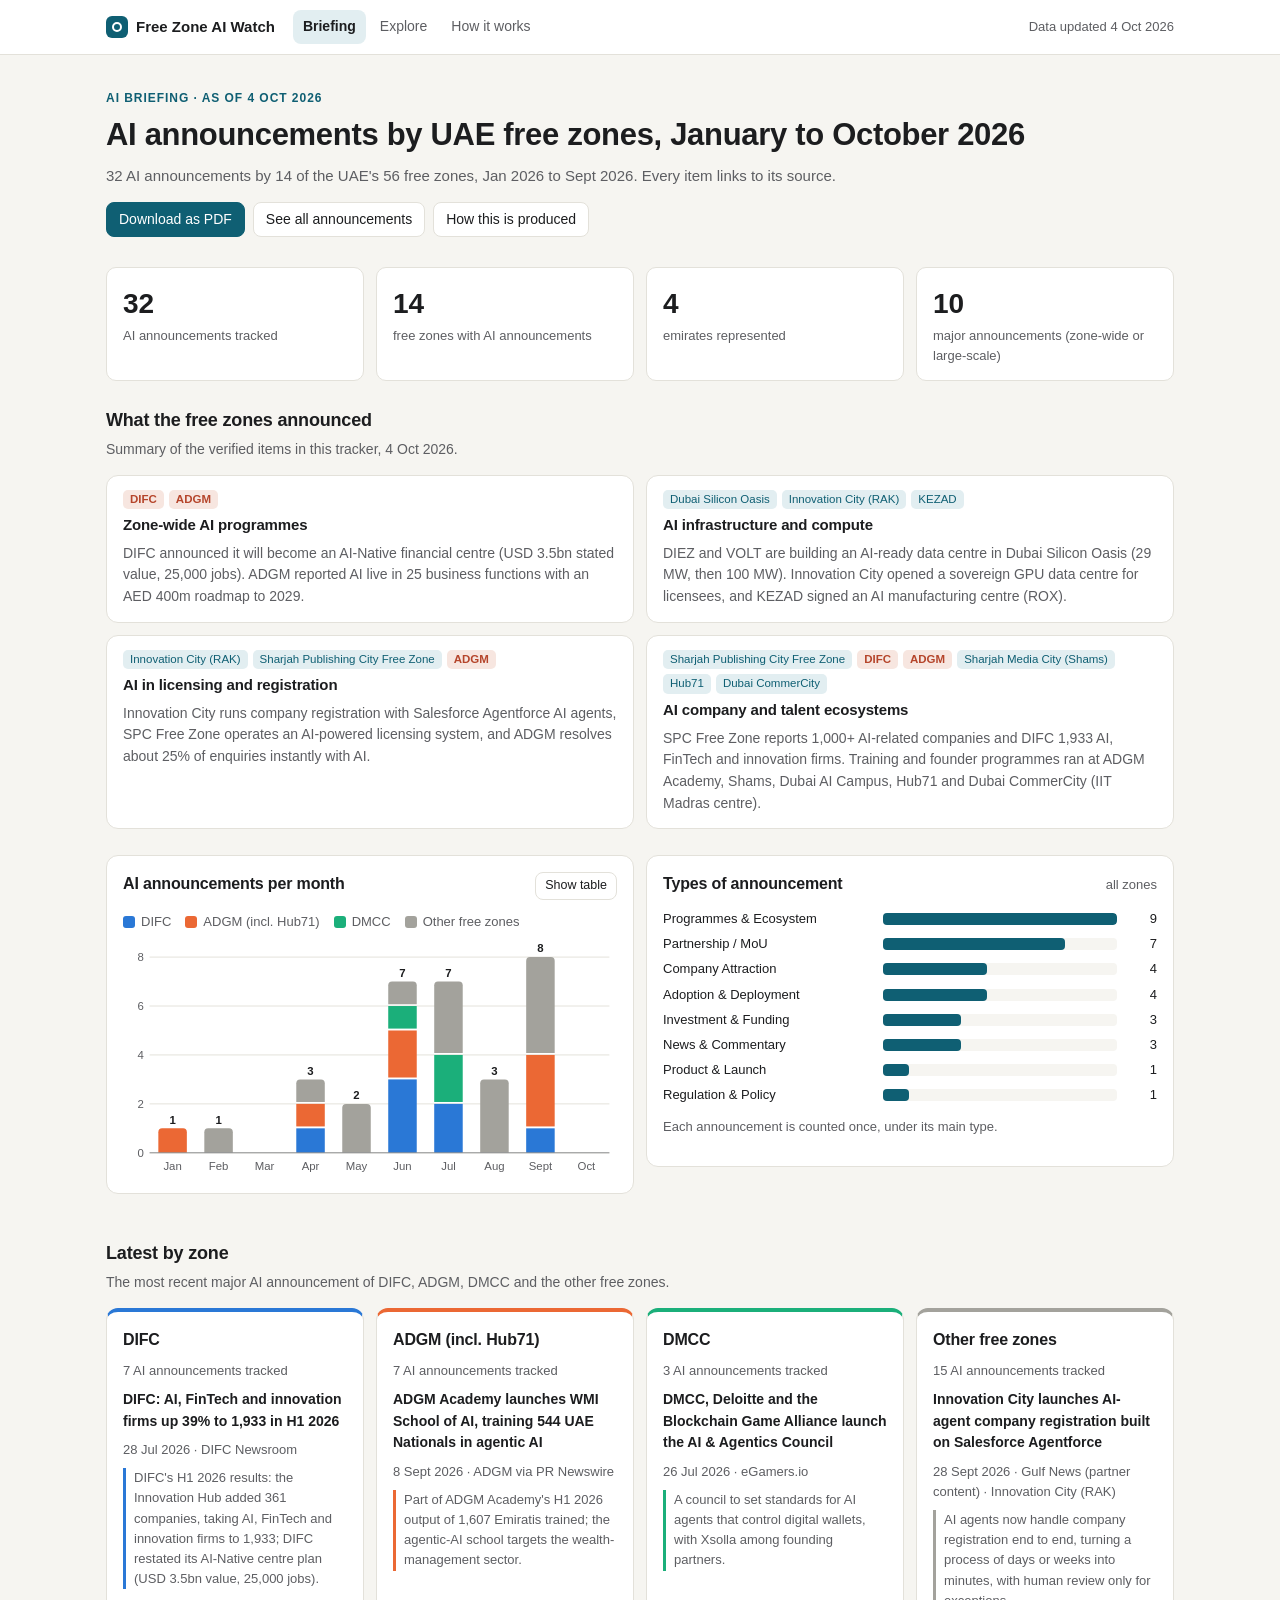
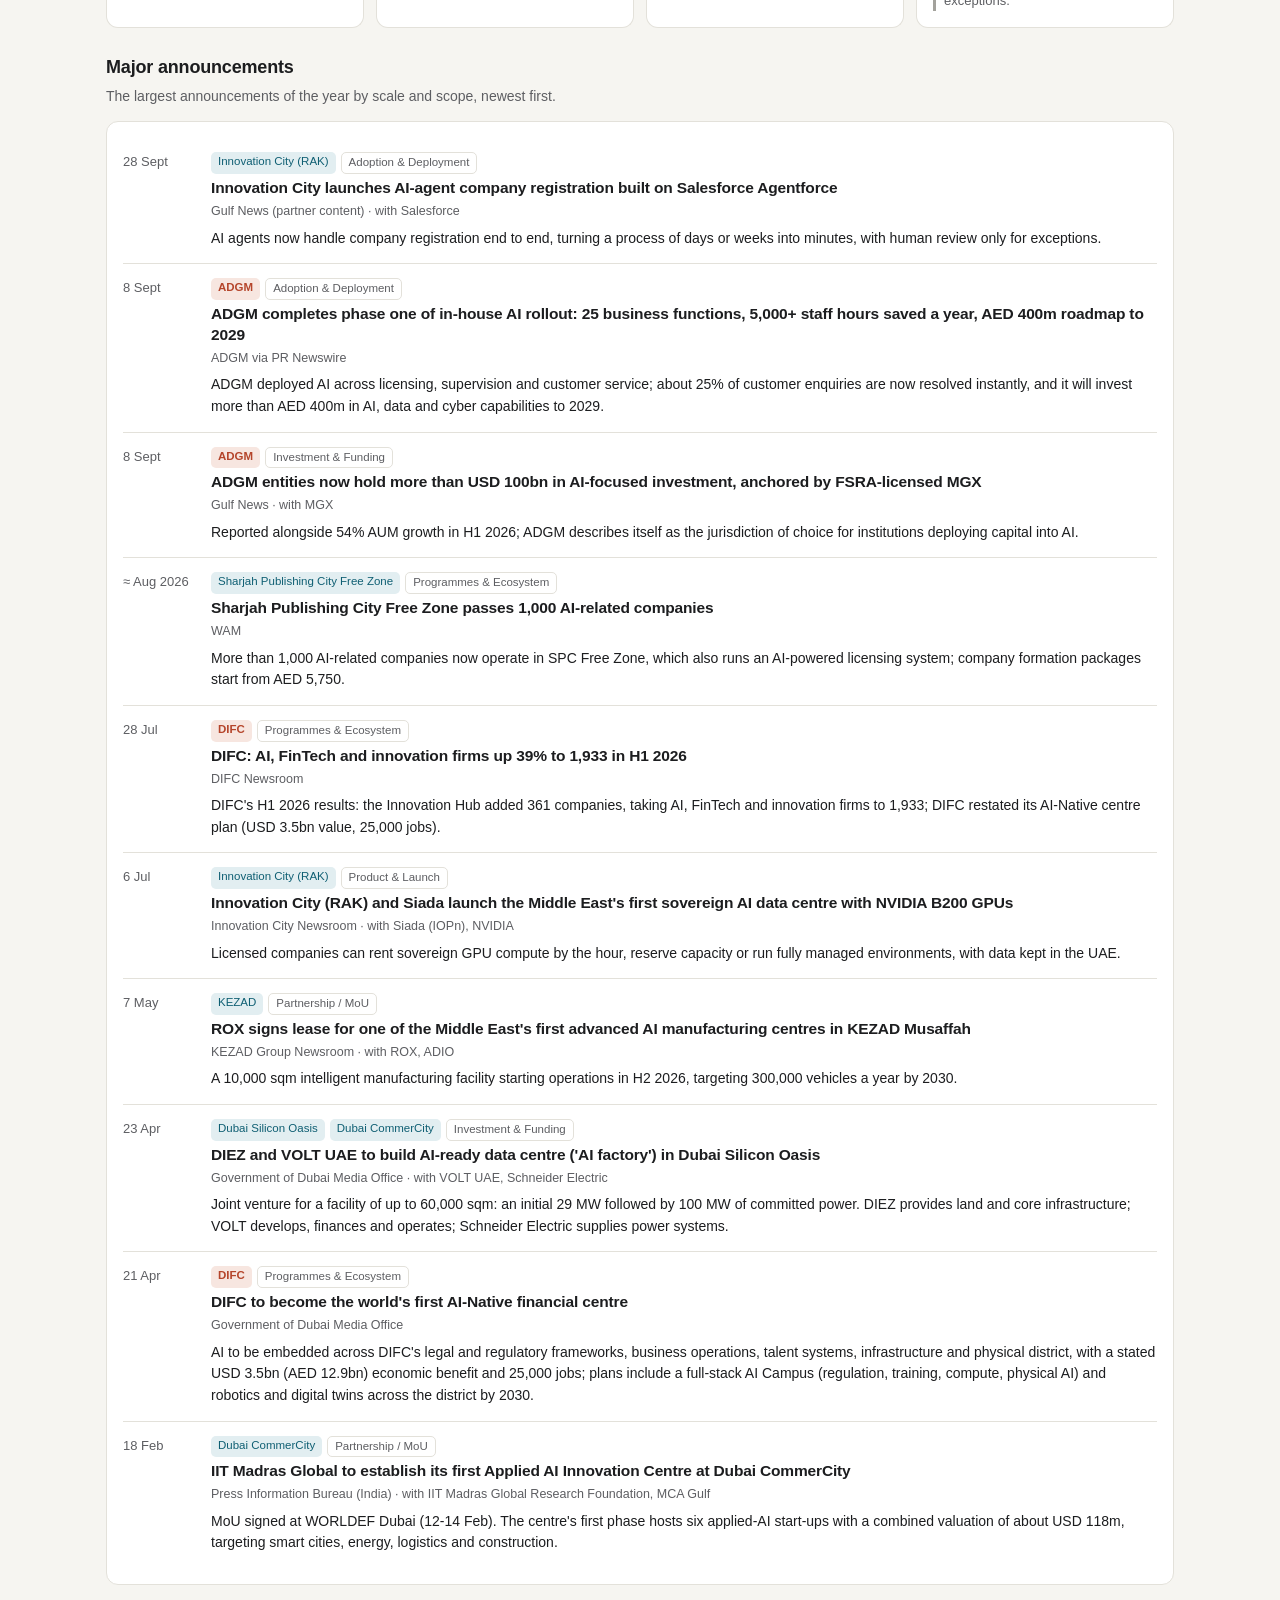
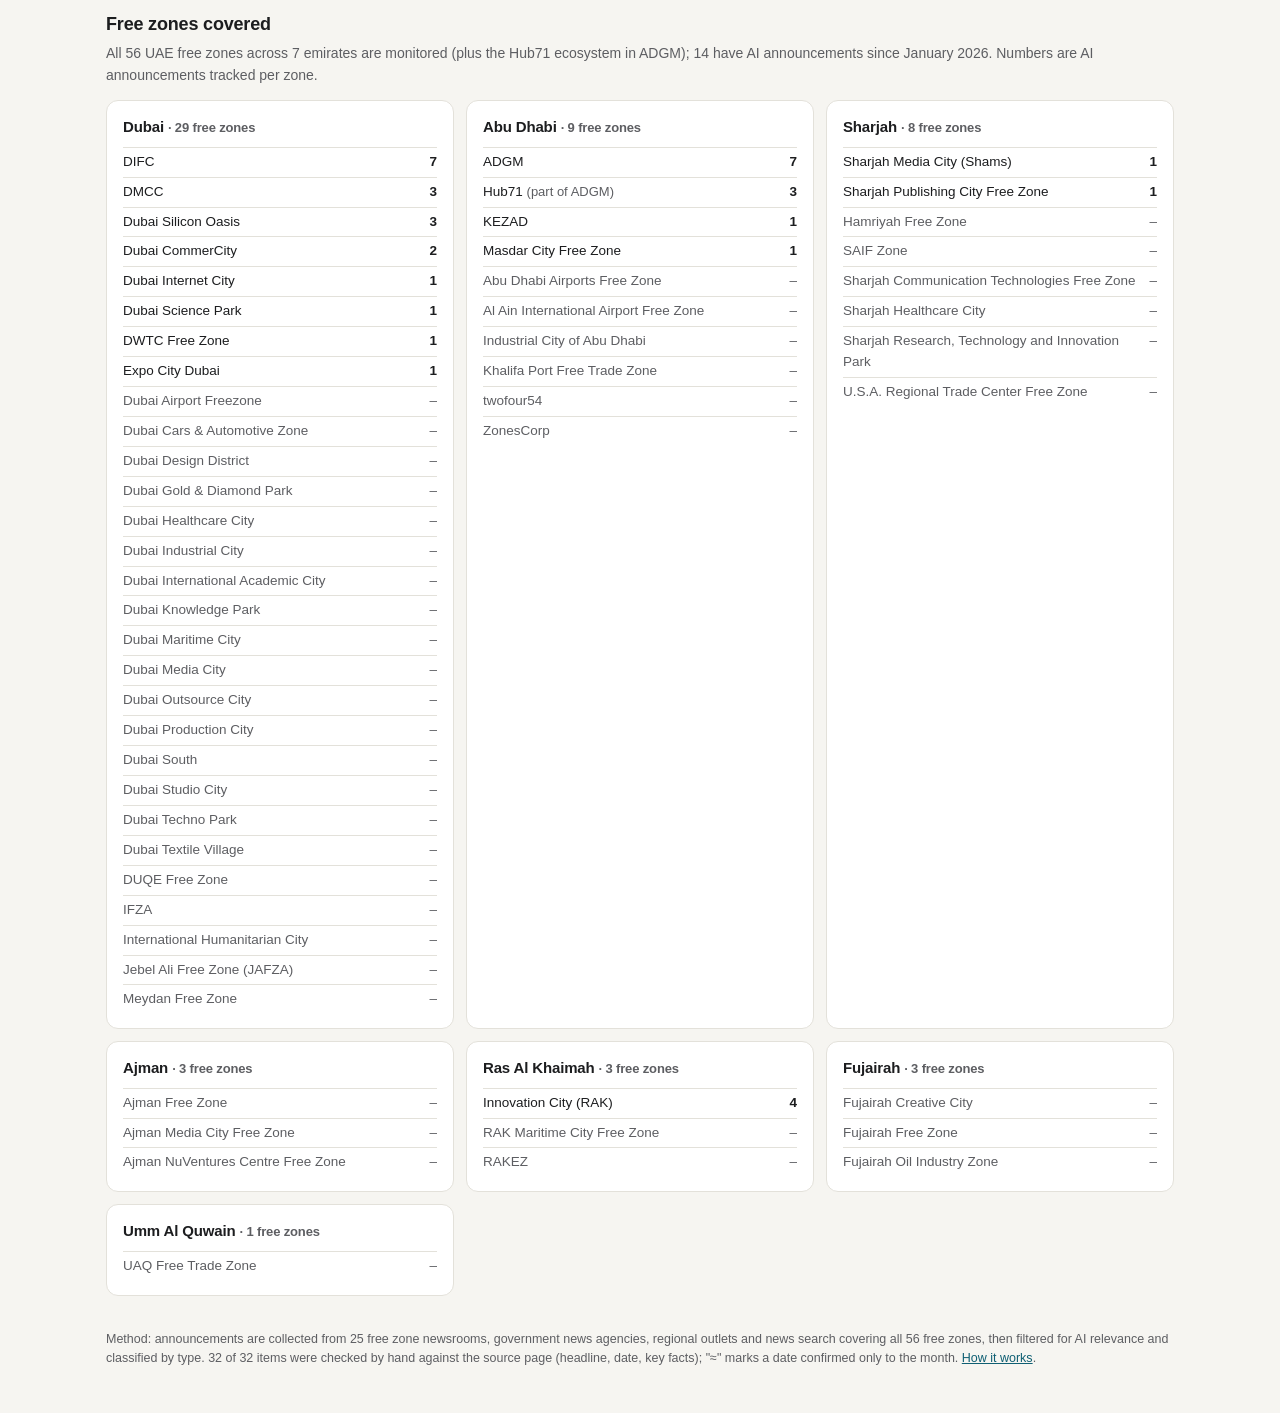
<file: index.html>
<!doctype html>
<html lang="en"><head>
<meta charset="utf-8">
<meta name="viewport" content="width=device-width, initial-scale=1">
<title>Free Zone AI Briefing</title>
<meta name="description" content="AI contracts, adoption and launches announced by UAE free zones in 2026.">
<link rel="alternate" type="application/rss+xml" title="Free Zone AI Watch" href="feed.xml">
<link rel="stylesheet" href="styles.css">
</head>
<body>
<header class="nav">
  <div class="wrap">
    <a class="brand" href="./"><span class="mark" aria-hidden="true"></span>Free Zone AI Watch</a>
    <nav aria-label="Pages"><a href="./" aria-current="page">Briefing</a><a href="explore.html">Explore</a><a href="how-it-works.html">How it works</a></nav>
    <span class="meta" id="updated">Data updated 4 Oct 2026</span>
  </div>
</header>

<main class="wrap">
  <section class="hero">
    <div class="eyebrow" id="eyebrow">AI briefing · as of 4 Oct 2026</div>
    <h1 id="headline">AI announcements by UAE free zones, January to October 2026</h1>
    <p class="lede" id="lede">32 AI announcements by 14 of the UAE's 56 free zones, Jan 2026 to Sept 2026. Every item links to its source.</p>
    <div class="actions">
      <button class="btn primary" onclick="window.print()">Download as PDF</button>
      <a class="btn" href="explore.html">See all announcements</a>
      <a class="btn" href="how-it-works.html">How this is produced</a>
    </div>
  </section>

  <div class="kpis" id="kpis" aria-label="Headline numbers"><div class="kpi"><div class="v">32</div><div class="l">AI announcements tracked</div></div><div class="kpi"><div class="v">14</div><div class="l">free zones with AI announcements</div></div><div class="kpi"><div class="v">4</div><div class="l">emirates represented</div></div><div class="kpi"><div class="v">10</div><div class="l">major announcements (zone-wide or large-scale)</div></div></div>

  <section class="section" aria-labelledby="f-h">
    <h2 id="f-h">What the free zones announced</h2>
    <p class="sub" id="f-sub">Summary of the verified items in this tracker, 4 Oct 2026.</p>
    <div class="grid g2" id="findings"><div class="finding"><div class="tags"><span class="tag leader">DIFC</span><span class="tag leader">ADGM</span></div><h3>Zone-wide AI programmes</h3><p>DIFC announced it will become an AI-Native financial centre (USD 3.5bn stated value, 25,000 jobs). ADGM reported AI live in 25 business functions with an AED 400m roadmap to 2029.</p></div><div class="finding"><div class="tags"><span class="tag ">Dubai Silicon Oasis</span><span class="tag ">Innovation City (RAK)</span><span class="tag ">KEZAD</span></div><h3>AI infrastructure and compute</h3><p>DIEZ and VOLT are building an AI-ready data centre in Dubai Silicon Oasis (29 MW, then 100 MW). Innovation City opened a sovereign GPU data centre for licensees, and KEZAD signed an AI manufacturing centre (ROX).</p></div><div class="finding"><div class="tags"><span class="tag ">Innovation City (RAK)</span><span class="tag ">Sharjah Publishing City Free Zone</span><span class="tag leader">ADGM</span></div><h3>AI in licensing and registration</h3><p>Innovation City runs company registration with Salesforce Agentforce AI agents, SPC Free Zone operates an AI-powered licensing system, and ADGM resolves about 25% of enquiries instantly with AI.</p></div><div class="finding"><div class="tags"><span class="tag ">Sharjah Publishing City Free Zone</span><span class="tag leader">DIFC</span><span class="tag leader">ADGM</span><span class="tag ">Sharjah Media City (Shams)</span><span class="tag ">Hub71</span><span class="tag ">Dubai CommerCity</span></div><h3>AI company and talent ecosystems</h3><p>SPC Free Zone reports 1,000+ AI-related companies and DIFC 1,933 AI, FinTech and innovation firms. Training and founder programmes ran at ADGM Academy, Shams, Dubai AI Campus, Hub71 and Dubai CommerCity (IIT Madras centre).</p></div></div>
  </section>

  <section class="section grid g2" style="align-items:start">
    <div class="panel" aria-labelledby="ch-h">
      <div class="panel-head"><h2 id="ch-h">AI announcements per month</h2>
        <button class="btn no-print" id="tblbtn" aria-expanded="false" style="font-size:12.5px;padding:3px 9px">Show table</button></div>
      <div class="legend" id="legend"><span><i style="background:var(--s-difc)"></i>DIFC</span><span><i style="background:var(--s-adgm)"></i>ADGM (incl. Hub71)</span><span><i style="background:var(--s-dmcc)"></i>DMCC</span><span><i style="background:var(--s-other)"></i>Other free zones</span></div>
      <div class="chart-wrap" id="chartwrap"><svg class="chart" id="chart" role="img" aria-labelledby="ch-h" viewBox="0 0 520 250"><line class="grid-line" x1="28" x2="512" y1="224" y2="224"></line><text x="22" y="228" text-anchor="end">0</text><line class="grid-line" x1="28" x2="512" y1="172.5" y2="172.5"></line><text x="22" y="176.5" text-anchor="end">2</text><line class="grid-line" x1="28" x2="512" y1="121" y2="121"></line><text x="22" y="125" text-anchor="end">4</text><line class="grid-line" x1="28" x2="512" y1="69.5" y2="69.5"></line><text x="22" y="73.5" text-anchor="end">6</text><line class="grid-line" x1="28" x2="512" y1="18" y2="18"></line><text x="22" y="22" text-anchor="end">8</text><path d="M37.196,224 V202.25 Q37.196,198.25 41.196,198.25 H63.20399999999999 Q67.204,198.25 67.204,202.25 V224 Z" fill="var(--s-adgm)"></path><text class="total" x="52.199999999999996" y="193.25" text-anchor="middle">1</text><text x="52.199999999999996" y="242" text-anchor="middle">Jan</text><rect class="hit" data-i="0" x="28" y="18" width="48.4" height="206" fill="transparent"></rect><path d="M85.596,224 V202.25 Q85.596,198.25 89.596,198.25 H111.604 Q115.604,198.25 115.604,202.25 V224 Z" fill="var(--s-other)"></path><text class="total" x="100.60000000000001" y="193.25" text-anchor="middle">1</text><text x="100.60000000000001" y="242" text-anchor="middle">Feb</text><rect class="hit" data-i="1" x="76.4" y="18" width="48.4" height="206" fill="transparent"></rect><text x="149" y="242" text-anchor="middle">Mar</text><rect class="hit" data-i="2" x="124.8" y="18" width="48.4" height="206" fill="transparent"></rect><rect x="182.396" y="198.25" width="30.008" height="25.75" fill="var(--s-difc)"></rect><rect x="182.396" y="172.5" width="30.008" height="23.75" fill="var(--s-adgm)"></rect><path d="M182.396,170.5 V150.75 Q182.396,146.75 186.396,146.75 H208.404 Q212.404,146.75 212.404,150.75 V170.5 Z" fill="var(--s-other)"></path><text class="total" x="197.39999999999998" y="141.75" text-anchor="middle">3</text><text x="197.39999999999998" y="242" text-anchor="middle">Apr</text><rect class="hit" data-i="3" x="173.2" y="18" width="48.4" height="206" fill="transparent"></rect><path d="M230.796,224 V176.5 Q230.796,172.5 234.796,172.5 H256.804 Q260.804,172.5 260.804,176.5 V224 Z" fill="var(--s-other)"></path><text class="total" x="245.79999999999998" y="167.5" text-anchor="middle">2</text><text x="245.79999999999998" y="242" text-anchor="middle">May</text><rect class="hit" data-i="4" x="221.6" y="18" width="48.4" height="206" fill="transparent"></rect><rect x="279.196" y="146.75" width="30.008" height="77.25" fill="var(--s-difc)"></rect><rect x="279.196" y="95.25" width="30.008" height="49.5" fill="var(--s-adgm)"></rect><rect x="279.196" y="69.5" width="30.008" height="23.75" fill="var(--s-dmcc)"></rect><path d="M279.196,67.5 V47.75 Q279.196,43.75 283.196,43.75 H305.204 Q309.204,43.75 309.204,47.75 V67.5 Z" fill="var(--s-other)"></path><text class="total" x="294.20000000000005" y="38.75" text-anchor="middle">7</text><text x="294.20000000000005" y="242" text-anchor="middle">Jun</text><rect class="hit" data-i="5" x="270" y="18" width="48.4" height="206" fill="transparent"></rect><rect x="327.596" y="172.5" width="30.008" height="51.5" fill="var(--s-difc)"></rect><rect x="327.596" y="121" width="30.008" height="49.5" fill="var(--s-dmcc)"></rect><path d="M327.596,119 V47.75 Q327.596,43.75 331.596,43.75 H353.604 Q357.604,43.75 357.604,47.75 V119 Z" fill="var(--s-other)"></path><text class="total" x="342.6" y="38.75" text-anchor="middle">7</text><text x="342.6" y="242" text-anchor="middle">Jul</text><rect class="hit" data-i="6" x="318.4" y="18" width="48.4" height="206" fill="transparent"></rect><path d="M375.99600000000004,224 V150.75 Q375.99600000000004,146.75 379.99600000000004,146.75 H402.004 Q406.004,146.75 406.004,150.75 V224 Z" fill="var(--s-other)"></path><text class="total" x="391.00000000000006" y="141.75" text-anchor="middle">3</text><text x="391.00000000000006" y="242" text-anchor="middle">Aug</text><rect class="hit" data-i="7" x="366.8" y="18" width="48.4" height="206" fill="transparent"></rect><rect x="424.396" y="198.25" width="30.008" height="25.75" fill="var(--s-difc)"></rect><rect x="424.396" y="121" width="30.008" height="75.25" fill="var(--s-adgm)"></rect><path d="M424.396,119 V22 Q424.396,18 428.396,18 H450.404 Q454.404,18 454.404,22 V119 Z" fill="var(--s-other)"></path><text class="total" x="439.40000000000003" y="13" text-anchor="middle">8</text><text x="439.40000000000003" y="242" text-anchor="middle">Sept</text><rect class="hit" data-i="8" x="415.2" y="18" width="48.4" height="206" fill="transparent"></rect><text x="487.8" y="242" text-anchor="middle">Oct</text><rect class="hit" data-i="9" x="463.59999999999997" y="18" width="48.4" height="206" fill="transparent"></rect><line class="axis" x1="28" x2="512" y1="224" y2="224"></line></svg><div class="tip" id="tip"></div></div>
      <div id="charttable" hidden=""><table class="data"><thead><tr><th>Month</th><th class="n">DIFC</th><th class="n">ADGM</th><th class="n">DMCC</th><th class="n">Others</th><th class="n">Total</th></tr></thead><tbody><tr><td>2026-01</td><td class="n">0</td><td class="n">1</td><td class="n">0</td><td class="n">0</td><td class="n">1</td></tr><tr><td>2026-02</td><td class="n">0</td><td class="n">0</td><td class="n">0</td><td class="n">1</td><td class="n">1</td></tr><tr><td>2026-03</td><td class="n">0</td><td class="n">0</td><td class="n">0</td><td class="n">0</td><td class="n">0</td></tr><tr><td>2026-04</td><td class="n">1</td><td class="n">1</td><td class="n">0</td><td class="n">1</td><td class="n">3</td></tr><tr><td>2026-05</td><td class="n">0</td><td class="n">0</td><td class="n">0</td><td class="n">2</td><td class="n">2</td></tr><tr><td>2026-06</td><td class="n">3</td><td class="n">2</td><td class="n">1</td><td class="n">1</td><td class="n">7</td></tr><tr><td>2026-07</td><td class="n">2</td><td class="n">0</td><td class="n">2</td><td class="n">3</td><td class="n">7</td></tr><tr><td>2026-08</td><td class="n">0</td><td class="n">0</td><td class="n">0</td><td class="n">3</td><td class="n">3</td></tr><tr><td>2026-09</td><td class="n">1</td><td class="n">3</td><td class="n">0</td><td class="n">4</td><td class="n">8</td></tr><tr><td>2026-10</td><td class="n">0</td><td class="n">0</td><td class="n">0</td><td class="n">0</td><td class="n">0</td></tr></tbody></table></div>
    </div>
    <div class="panel" aria-labelledby="mix-h">
      <div class="panel-head"><h2 id="mix-h">Types of announcement</h2><span class="hint">all zones</span></div>
      <div id="mix"><div class="hbar"><span>Programmes &amp; Ecosystem</span><span class="track"><span class="fill" style="width:100%"></span></span><span class="n">9</span></div><div class="hbar"><span>Partnership / MoU</span><span class="track"><span class="fill" style="width:77.77777777777779%"></span></span><span class="n">7</span></div><div class="hbar"><span>Company Attraction</span><span class="track"><span class="fill" style="width:44.44444444444444%"></span></span><span class="n">4</span></div><div class="hbar"><span>Adoption &amp; Deployment</span><span class="track"><span class="fill" style="width:44.44444444444444%"></span></span><span class="n">4</span></div><div class="hbar"><span>Investment &amp; Funding</span><span class="track"><span class="fill" style="width:33.33333333333333%"></span></span><span class="n">3</span></div><div class="hbar"><span>News &amp; Commentary</span><span class="track"><span class="fill" style="width:33.33333333333333%"></span></span><span class="n">3</span></div><div class="hbar"><span>Product &amp; Launch</span><span class="track"><span class="fill" style="width:11.11111111111111%"></span></span><span class="n">1</span></div><div class="hbar"><span>Regulation &amp; Policy</span><span class="track"><span class="fill" style="width:11.11111111111111%"></span></span><span class="n">1</span></div><p class="hint" style="margin-top:12px">Each announcement is counted once, under its main type.</p></div>
    </div>
  </section>

  <section class="section" aria-labelledby="sc-h">
    <h2 id="sc-h">Latest by zone</h2>
    <p class="sub">The most recent major AI announcement of DIFC, ADGM, DMCC and the other free zones.</p>
    <div class="grid g4" id="scorecard"><div class="score" style="--zc:var(--s-difc)">
        <h3>DIFC</h3>
        <div class="hint">7 AI announcements tracked</div>
        <div class="flag"><a href="https://www.difc.com/whats-on/news/industry-leading-achievements-h1-2026" target="_blank" rel="noopener">DIFC: AI, FinTech and innovation firms up 39% to 1,933 in H1 2026</a></div>
        <div class="hint">28 Jul 2026 · DIFC Newsroom</div>
        <div class="angle">DIFC's H1 2026 results: the Innovation Hub added 361 companies, taking AI, FinTech and innovation firms to 1,933; DIFC restated its AI-Native centre plan (USD 3.5bn value, 25,000 jobs).</div>
      </div><div class="score" style="--zc:var(--s-adgm)">
        <h3>ADGM (incl. Hub71)</h3>
        <div class="hint">7 AI announcements tracked</div>
        <div class="flag"><a href="https://www.prnewswire.com/news-releases/adgm-reinforces-abu-dhabis-standing-as-a-global-financial-hub-with-54-growth-in-aum-and-almost-14-000-active-licences-302872415.html#ai-talent" target="_blank" rel="noopener">ADGM Academy launches WMI School of AI, training 544 UAE Nationals in agentic AI</a></div>
        <div class="hint">8 Sept 2026 · ADGM via PR Newswire</div>
        <div class="angle">Part of ADGM Academy's H1 2026 output of 1,607 Emiratis trained; the agentic-AI school targets the wealth-management sector.</div>
      </div><div class="score" style="--zc:var(--s-dmcc)">
        <h3>DMCC</h3>
        <div class="hint">3 AI announcements tracked</div>
        <div class="flag"><a href="https://egamers.io/deloitte-dmcc-and-the-blockchain-game-alliance-form-a-council-to-govern-ai-agents-that-control-wallets/" target="_blank" rel="noopener">DMCC, Deloitte and the Blockchain Game Alliance launch the AI &amp; Agentics Council</a></div>
        <div class="hint">26 Jul 2026 · eGamers.io</div>
        <div class="angle">A council to set standards for AI agents that control digital wallets, with Xsolla among founding partners.</div>
      </div><div class="score" style="--zc:var(--s-other)">
        <h3>Other free zones</h3>
        <div class="hint">15 AI announcements tracked</div>
        <div class="flag"><a href="https://gulfnews.com/business/innovation-city-launches-worlds-first-ai-registration-powered-by-salesforces-agentforce-1.500690464" target="_blank" rel="noopener">Innovation City launches AI-agent company registration built on Salesforce Agentforce</a></div>
        <div class="hint">28 Sept 2026 · Gulf News (partner content) · Innovation City (RAK)</div>
        <div class="angle">AI agents now handle company registration end to end, turning a process of days or weeks into minutes, with human review only for exceptions.</div>
      </div></div>
  </section>

  <section class="section" aria-labelledby="m-h">
    <h2 id="m-h">Major announcements</h2>
    <p class="sub">The largest announcements of the year by scale and scope, newest first.</p>
    <div class="panel"><ol class="list" id="moves"><li class="it">
      <div class="date">28 Sept</div>
      <div><div class="tags"><span class="tag ">Innovation City (RAK)</span><span class="tag cat">Adoption &amp; Deployment</span></div>
        <h3><a href="https://gulfnews.com/business/innovation-city-launches-worlds-first-ai-registration-powered-by-salesforces-agentforce-1.500690464" target="_blank" rel="noopener">Innovation City launches AI-agent company registration built on Salesforce Agentforce</a></h3>
        <div class="src">Gulf News (partner content) · with Salesforce</div>
        <p>AI agents now handle company registration end to end, turning a process of days or weeks into minutes, with human review only for exceptions.</p></div></li><li class="it">
      <div class="date">8 Sept</div>
      <div><div class="tags"><span class="tag leader">ADGM</span><span class="tag cat">Adoption &amp; Deployment</span></div>
        <h3><a href="https://www.prnewswire.com/news-releases/adgm-reinforces-abu-dhabis-standing-as-a-global-financial-hub-with-54-growth-in-aum-and-almost-14-000-active-licences-302872415.html" target="_blank" rel="noopener">ADGM completes phase one of in-house AI rollout: 25 business functions, 5,000+ staff hours saved a year, AED 400m roadmap to 2029</a></h3>
        <div class="src">ADGM via PR Newswire</div>
        <p>ADGM deployed AI across licensing, supervision and customer service; about 25% of customer enquiries are now resolved instantly, and it will invest more than AED 400m in AI, data and cyber capabilities to 2029.</p></div></li><li class="it">
      <div class="date">8 Sept</div>
      <div><div class="tags"><span class="tag leader">ADGM</span><span class="tag cat">Investment &amp; Funding</span></div>
        <h3><a href="https://gulfnews.com/business/markets/adgm-assets-jump-54-workforce-nears-50000-1.500666929" target="_blank" rel="noopener">ADGM entities now hold more than USD 100bn in AI-focused investment, anchored by FSRA-licensed MGX</a></h3>
        <div class="src">Gulf News · with MGX</div>
        <p>Reported alongside 54% AUM growth in H1 2026; ADGM describes itself as the jurisdiction of choice for institutions deploying capital into AI.</p></div></li><li class="it">
      <div class="date">≈ Aug 2026</div>
      <div><div class="tags"><span class="tag ">Sharjah Publishing City Free Zone</span><span class="tag cat">Programmes &amp; Ecosystem</span></div>
        <h3><a href="https://www.wam.ae/en/article/c1ugp9w-sharjah-publishing-city-free-zone-attracts-1000+" target="_blank" rel="noopener">Sharjah Publishing City Free Zone passes 1,000 AI-related companies</a></h3>
        <div class="src">WAM</div>
        <p>More than 1,000 AI-related companies now operate in SPC Free Zone, which also runs an AI-powered licensing system; company formation packages start from AED 5,750.</p></div></li><li class="it">
      <div class="date">28 Jul</div>
      <div><div class="tags"><span class="tag leader">DIFC</span><span class="tag cat">Programmes &amp; Ecosystem</span></div>
        <h3><a href="https://www.difc.com/whats-on/news/industry-leading-achievements-h1-2026" target="_blank" rel="noopener">DIFC: AI, FinTech and innovation firms up 39% to 1,933 in H1 2026</a></h3>
        <div class="src">DIFC Newsroom</div>
        <p>DIFC's H1 2026 results: the Innovation Hub added 361 companies, taking AI, FinTech and innovation firms to 1,933; DIFC restated its AI-Native centre plan (USD 3.5bn value, 25,000 jobs).</p></div></li><li class="it">
      <div class="date">6 Jul</div>
      <div><div class="tags"><span class="tag ">Innovation City (RAK)</span><span class="tag cat">Product &amp; Launch</span></div>
        <h3><a href="https://innovationcity.com/news/innovation-city-and-iopn-launch-the-middle-east-s-first-sovereign-ai-data-center" target="_blank" rel="noopener">Innovation City (RAK) and Siada launch the Middle East's first sovereign AI data centre with NVIDIA B200 GPUs</a></h3>
        <div class="src">Innovation City Newsroom · with Siada (IOPn), NVIDIA</div>
        <p>Licensed companies can rent sovereign GPU compute by the hour, reserve capacity or run fully managed environments, with data kept in the UAE.</p></div></li><li class="it">
      <div class="date">7 May</div>
      <div><div class="tags"><span class="tag ">KEZAD</span><span class="tag cat">Partnership / MoU</span></div>
        <h3><a href="https://www.kezadgroup.com/news-and-media/2026/05/07/rox-to-establish-one-of-the-middle-easts-first-advanced-ai-manufacturing-centres-in-kezads-klp-1-musaffah/" target="_blank" rel="noopener">ROX signs lease for one of the Middle East's first advanced AI manufacturing centres in KEZAD Musaffah</a></h3>
        <div class="src">KEZAD Group Newsroom · with ROX, ADIO</div>
        <p>A 10,000 sqm intelligent manufacturing facility starting operations in H2 2026, targeting 300,000 vehicles a year by 2030.</p></div></li><li class="it">
      <div class="date">23 Apr</div>
      <div><div class="tags"><span class="tag ">Dubai Silicon Oasis</span><span class="tag ">Dubai CommerCity</span><span class="tag cat">Investment &amp; Funding</span></div>
        <h3><a href="https://mediaoffice.ae/en/news/2026/april/23-04/diez-and-volt-uae-team-up-to-develop-ai-ready-data-centres-in-dubai-silicon-oasis" target="_blank" rel="noopener">DIEZ and VOLT UAE to build AI-ready data centre ('AI factory') in Dubai Silicon Oasis</a></h3>
        <div class="src">Government of Dubai Media Office · with VOLT UAE, Schneider Electric</div>
        <p>Joint venture for a facility of up to 60,000 sqm: an initial 29 MW followed by 100 MW of committed power. DIEZ provides land and core infrastructure; VOLT develops, finances and operates; Schneider Electric supplies power systems.</p></div></li><li class="it">
      <div class="date">21 Apr</div>
      <div><div class="tags"><span class="tag leader">DIFC</span><span class="tag cat">Programmes &amp; Ecosystem</span></div>
        <h3><a href="https://www.mediaoffice.ae/en/news/2026/april/21-04/difc-ai-native-financial-centre" target="_blank" rel="noopener">DIFC to become the world's first AI-Native financial centre</a></h3>
        <div class="src">Government of Dubai Media Office</div>
        <p>AI to be embedded across DIFC's legal and regulatory frameworks, business operations, talent systems, infrastructure and physical district, with a stated USD 3.5bn (AED 12.9bn) economic benefit and 25,000 jobs; plans include a full-stack AI Campus (regulation, training, compute, physical AI) and robotics and digital twins across the district by 2030.</p></div></li><li class="it">
      <div class="date">18 Feb</div>
      <div><div class="tags"><span class="tag ">Dubai CommerCity</span><span class="tag cat">Partnership / MoU</span></div>
        <h3><a href="https://www.pib.gov.in/PressReleasePage.aspx?PRID=2229651" target="_blank" rel="noopener">IIT Madras Global to establish its first Applied AI Innovation Centre at Dubai CommerCity</a></h3>
        <div class="src">Press Information Bureau (India) · with IIT Madras Global Research Foundation, MCA Gulf</div>
        <p>MoU signed at WORLDEF Dubai (12-14 Feb). The centre's first phase hosts six applied-AI start-ups with a combined valuation of about USD 118m, targeting smart cities, energy, logistics and construction.</p></div></li></ol></div>
  </section>

  <section class="section" aria-labelledby="z-h">
    <h2 id="z-h">Free zones covered</h2>
    <p class="sub" id="z-sub">All 56 UAE free zones across 7 emirates are monitored (plus the Hub71 ecosystem in ADGM); 14 have AI announcements since January 2026. Numbers are AI announcements tracked per zone.</p>
    <div class="grid g3" id="zones"><div class="finding"><h3>Dubai <span class="hint">· 29 free zones</span></h3>
        <ul class="zlist"><li class=""><span>DIFC</span><b>7</b></li><li class=""><span>DMCC</span><b>3</b></li><li class=""><span>Dubai Silicon Oasis</span><b>3</b></li><li class=""><span>Dubai CommerCity</span><b>2</b></li><li class=""><span>Dubai Internet City</span><b>1</b></li><li class=""><span>Dubai Science Park</span><b>1</b></li><li class=""><span>DWTC Free Zone</span><b>1</b></li><li class=""><span>Expo City Dubai</span><b>1</b></li><li class="zero"><span>Dubai Airport Freezone</span><b>–</b></li><li class="zero"><span>Dubai Cars &amp; Automotive Zone</span><b>–</b></li><li class="zero"><span>Dubai Design District</span><b>–</b></li><li class="zero"><span>Dubai Gold &amp; Diamond Park</span><b>–</b></li><li class="zero"><span>Dubai Healthcare City</span><b>–</b></li><li class="zero"><span>Dubai Industrial City</span><b>–</b></li><li class="zero"><span>Dubai International Academic City</span><b>–</b></li><li class="zero"><span>Dubai Knowledge Park</span><b>–</b></li><li class="zero"><span>Dubai Maritime City</span><b>–</b></li><li class="zero"><span>Dubai Media City</span><b>–</b></li><li class="zero"><span>Dubai Outsource City</span><b>–</b></li><li class="zero"><span>Dubai Production City</span><b>–</b></li><li class="zero"><span>Dubai South</span><b>–</b></li><li class="zero"><span>Dubai Studio City</span><b>–</b></li><li class="zero"><span>Dubai Techno Park</span><b>–</b></li><li class="zero"><span>Dubai Textile Village</span><b>–</b></li><li class="zero"><span>DUQE Free Zone</span><b>–</b></li><li class="zero"><span>IFZA</span><b>–</b></li><li class="zero"><span>International Humanitarian City</span><b>–</b></li><li class="zero"><span>Jebel Ali Free Zone (JAFZA)</span><b>–</b></li><li class="zero"><span>Meydan Free Zone</span><b>–</b></li></ul></div><div class="finding"><h3>Abu Dhabi <span class="hint">· 9 free zones</span></h3>
        <ul class="zlist"><li class=""><span>ADGM</span><b>7</b></li><li class=""><span>Hub71 <span class="hint">(part of ADGM)</span></span><b>3</b></li><li class=""><span>KEZAD</span><b>1</b></li><li class=""><span>Masdar City Free Zone</span><b>1</b></li><li class="zero"><span>Abu Dhabi Airports Free Zone</span><b>–</b></li><li class="zero"><span>Al Ain International Airport Free Zone</span><b>–</b></li><li class="zero"><span>Industrial City of Abu Dhabi</span><b>–</b></li><li class="zero"><span>Khalifa Port Free Trade Zone</span><b>–</b></li><li class="zero"><span>twofour54</span><b>–</b></li><li class="zero"><span>ZonesCorp</span><b>–</b></li></ul></div><div class="finding"><h3>Sharjah <span class="hint">· 8 free zones</span></h3>
        <ul class="zlist"><li class=""><span>Sharjah Media City (Shams)</span><b>1</b></li><li class=""><span>Sharjah Publishing City Free Zone</span><b>1</b></li><li class="zero"><span>Hamriyah Free Zone</span><b>–</b></li><li class="zero"><span>SAIF Zone</span><b>–</b></li><li class="zero"><span>Sharjah Communication Technologies Free Zone</span><b>–</b></li><li class="zero"><span>Sharjah Healthcare City</span><b>–</b></li><li class="zero"><span>Sharjah Research, Technology and Innovation Park</span><b>–</b></li><li class="zero"><span>U.S.A. Regional Trade Center Free Zone</span><b>–</b></li></ul></div><div class="finding"><h3>Ajman <span class="hint">· 3 free zones</span></h3>
        <ul class="zlist"><li class="zero"><span>Ajman Free Zone</span><b>–</b></li><li class="zero"><span>Ajman Media City Free Zone</span><b>–</b></li><li class="zero"><span>Ajman NuVentures Centre Free Zone</span><b>–</b></li></ul></div><div class="finding"><h3>Ras Al Khaimah <span class="hint">· 3 free zones</span></h3>
        <ul class="zlist"><li class=""><span>Innovation City (RAK)</span><b>4</b></li><li class="zero"><span>RAK Maritime City Free Zone</span><b>–</b></li><li class="zero"><span>RAKEZ</span><b>–</b></li></ul></div><div class="finding"><h3>Fujairah <span class="hint">· 3 free zones</span></h3>
        <ul class="zlist"><li class="zero"><span>Fujairah Creative City</span><b>–</b></li><li class="zero"><span>Fujairah Free Zone</span><b>–</b></li><li class="zero"><span>Fujairah Oil Industry Zone</span><b>–</b></li></ul></div><div class="finding"><h3>Umm Al Quwain <span class="hint">· 1 free zones</span></h3>
        <ul class="zlist"><li class="zero"><span>UAQ Free Trade Zone</span><b>–</b></li></ul></div></div>
  </section>

  <p class="foot" id="method">Method: announcements are collected from 25 free zone newsrooms, government news agencies, regional outlets and news search covering all 56 free zones, then filtered for AI relevance and classified by type. 32 of 32 items were checked by hand against the source page (headline, date, key facts); "≈" marks a date confirmed only to the month. <a href="how-it-works.html">How it works</a>.</p>
</main>
<script src="data/items.js"></script>
<script src="brief.js"></script>


</body></html>
</file>
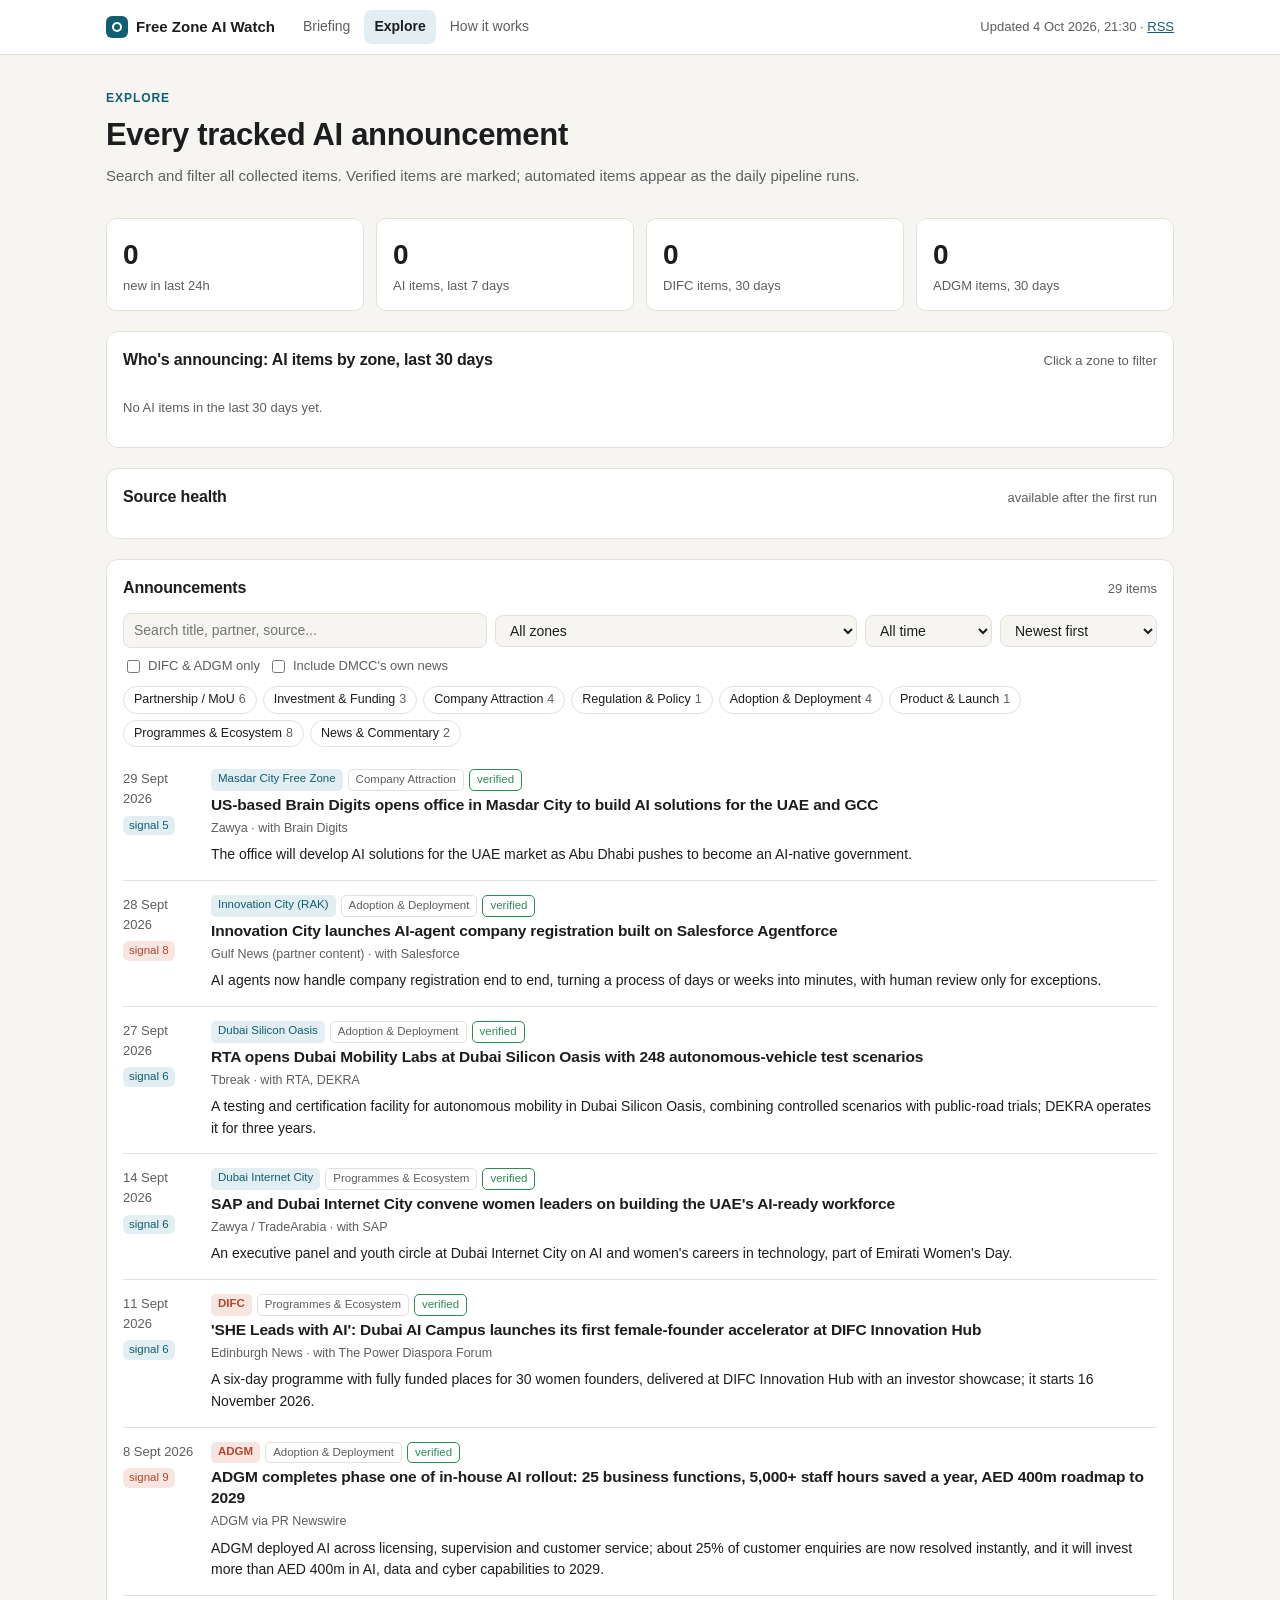
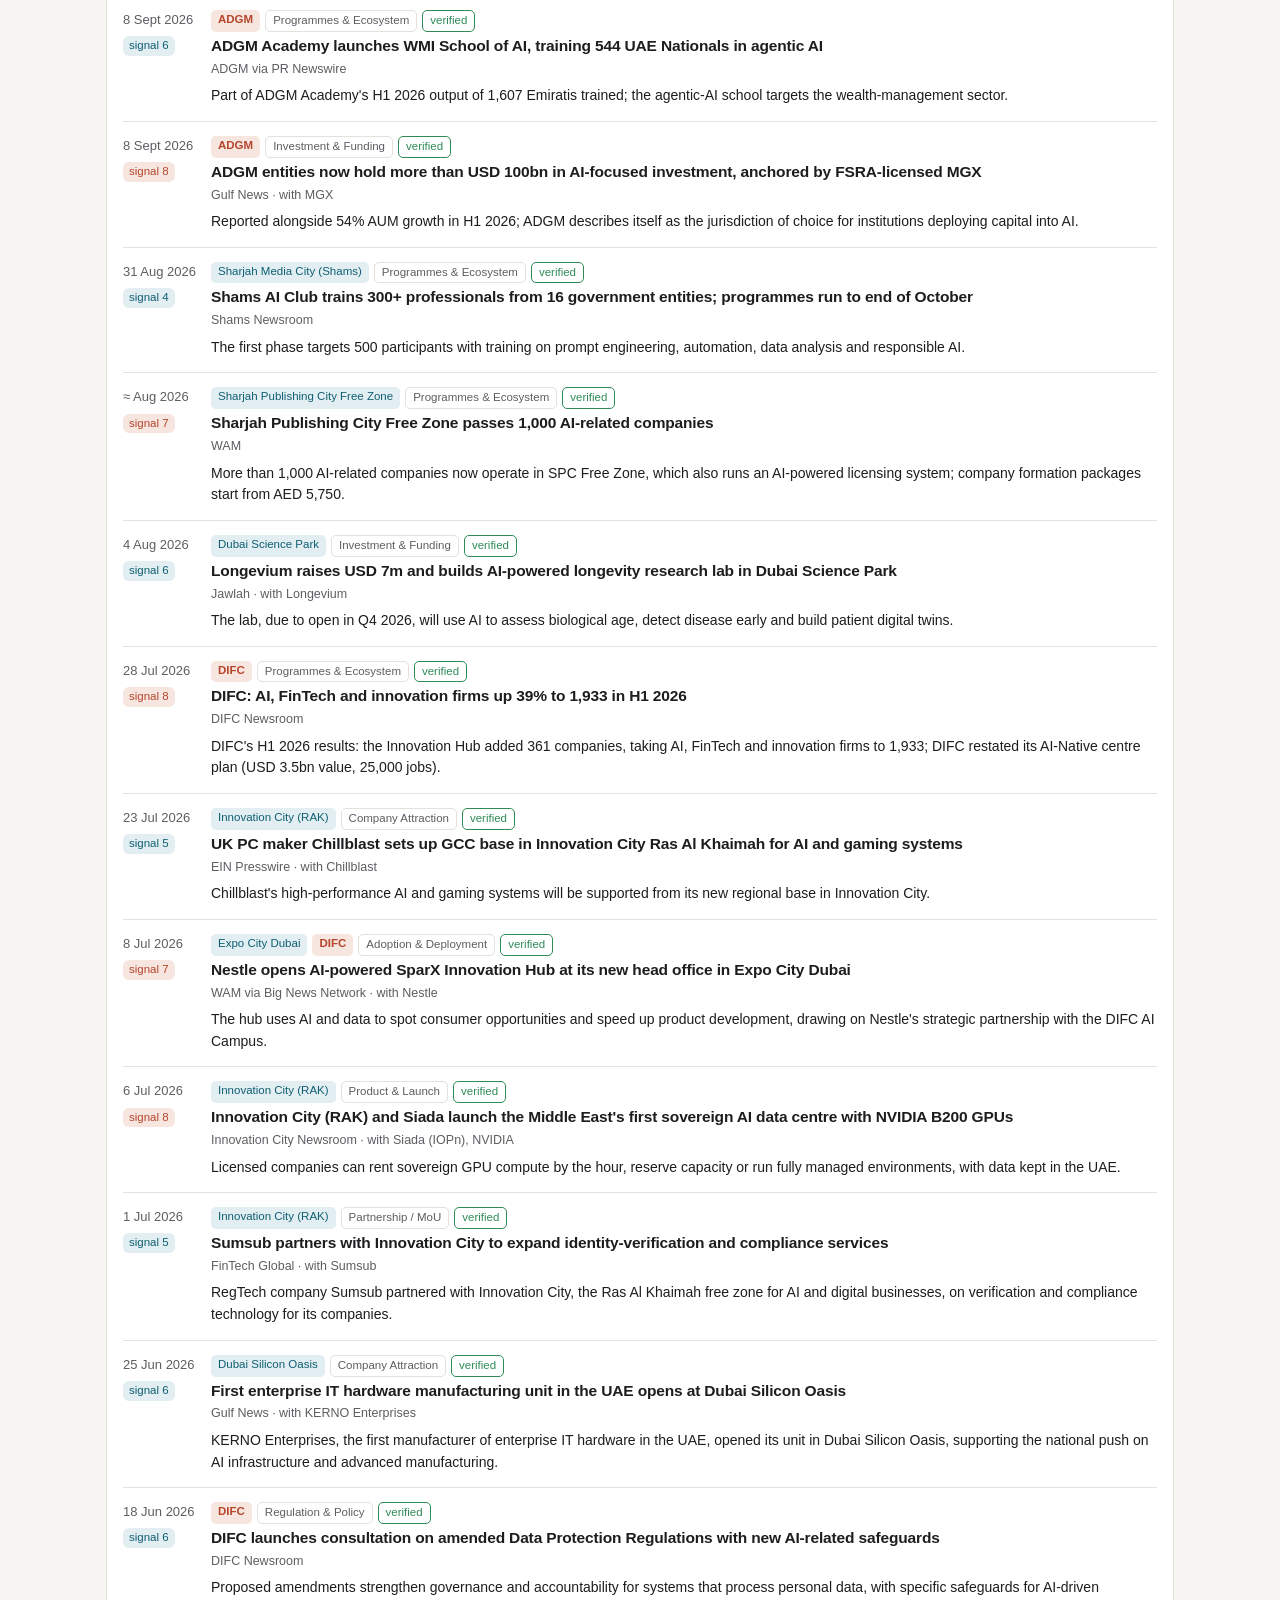
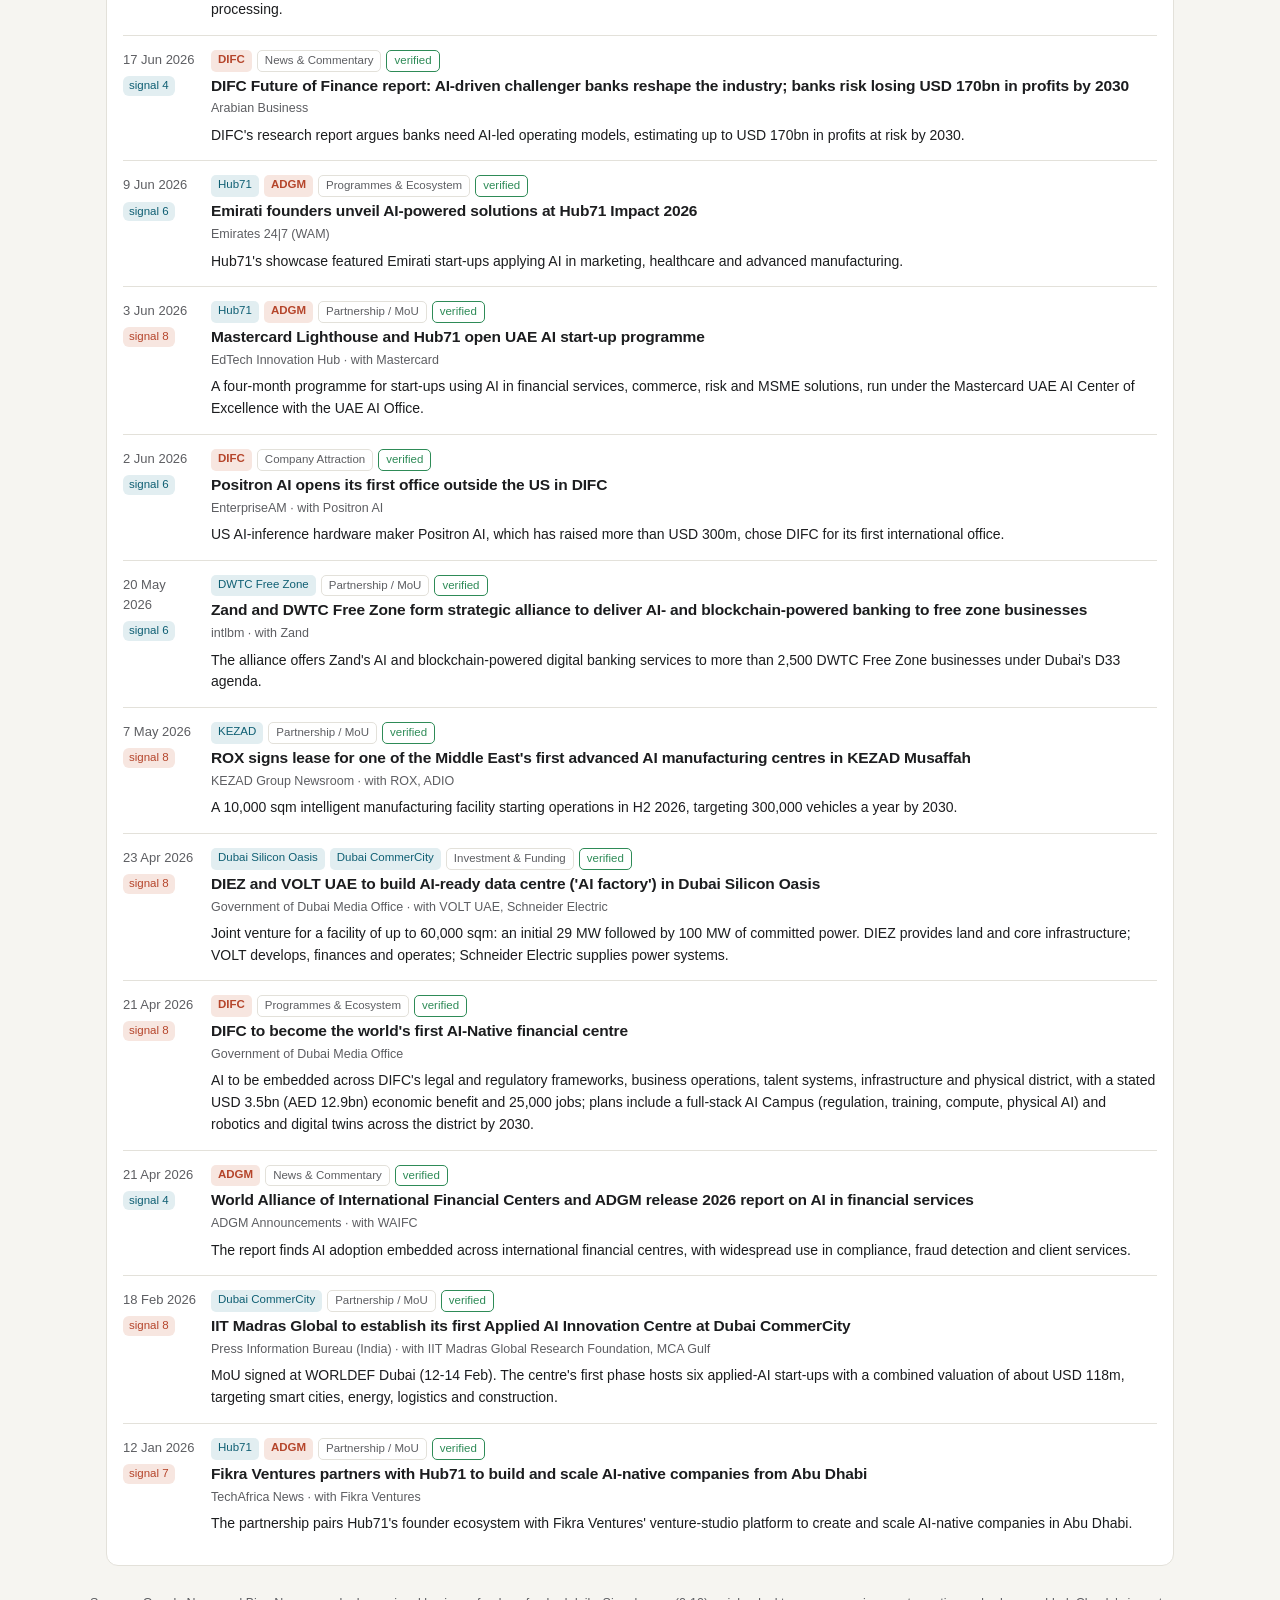
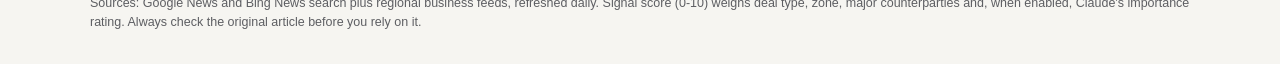
<file: explore.html>
<!doctype html>
<html lang="en"><head>
<meta charset="utf-8">
<meta name="viewport" content="width=device-width, initial-scale=1">
<title>Explore Announcements</title>
<meta name="description" content="Daily tracker of AI contracts, MoUs, adoption and launches announced by UAE free zones.">
<link rel="alternate" type="application/rss+xml" title="Free Zone AI Watch" href="feed.xml">
<link rel="stylesheet" href="styles.css">
</head>
<body>
<header class="nav">
  <div class="wrap">
    <a class="brand" href="./"><span class="mark" aria-hidden="true"></span>Free Zone AI Watch</a>
    <nav aria-label="Pages"><a href="./">Briefing</a><a href="explore.html" aria-current="page">Explore</a><a href="how-it-works.html">How it works</a></nav>
    <span class="meta"><span id="updated">Updated 4 Oct 2026, 21:30</span> · <a href="feed.xml">RSS</a></span>
  </div>
</header>

<main class="wrap">
  <div class="hero"><div class="eyebrow">Explore</div><h1>Every tracked AI announcement</h1><p class="lede">Search and filter all collected items. Verified items are marked; automated items appear as the daily pipeline runs.</p></div>
  <section class="kpis" id="kpis" aria-label="Headline numbers"><div class="kpi"><div class="v">0</div><div class="l">new in last 24h</div></div><div class="kpi"><div class="v">2</div><div class="l">AI items, last 7 days</div></div><div class="kpi"><div class="v">1</div><div class="l">DIFC items, 30 days</div></div><div class="kpi"><div class="v">3</div><div class="l">ADGM items, 30 days</div></div></section>

  <section class="panel" aria-labelledby="zones-h">
    <div class="panel-head">
      <h2 id="zones-h">Who's announcing: AI items by zone, last 30 days</h2>
      <span class="hint">Click a zone to filter</span>
    </div>
    <div id="zonebars" class="zonebars">
      <button class="zb leader " data-z="adgm" title="Filter to ADGM">
        <span class="zn">ADGM</span>
        <span class="track"><span class="fill" style="width:100%"></span></span>
        <span class="n">3</span>
      </button>
      <button class="zb  " data-z="masdar" title="Filter to Masdar City Free Zone">
        <span class="zn">Masdar City Free Zone</span>
        <span class="track"><span class="fill" style="width:33.33333333333333%"></span></span>
        <span class="n">1</span>
      </button>
      <button class="zb  " data-z="rakinc" title="Filter to Innovation City (RAK)">
        <span class="zn">Innovation City (RAK)</span>
        <span class="track"><span class="fill" style="width:33.33333333333333%"></span></span>
        <span class="n">1</span>
      </button>
      <button class="zb  " data-z="dso" title="Filter to Dubai Silicon Oasis">
        <span class="zn">Dubai Silicon Oasis</span>
        <span class="track"><span class="fill" style="width:33.33333333333333%"></span></span>
        <span class="n">1</span>
      </button>
      <button class="zb  " data-z="dic" title="Filter to Dubai Internet City">
        <span class="zn">Dubai Internet City</span>
        <span class="track"><span class="fill" style="width:33.33333333333333%"></span></span>
        <span class="n">1</span>
      </button>
      <button class="zb leader " data-z="difc" title="Filter to DIFC">
        <span class="zn">DIFC</span>
        <span class="track"><span class="fill" style="width:33.33333333333333%"></span></span>
        <span class="n">1</span>
      </button></div>
  </section>

  <section class="panel" aria-labelledby="health-h">
    <details id="healthbox">
      <summary class="panel-head"><h2 id="health-h">Source health</h2><span id="health-sum" class="hint">available after the first run</span></summary>
      <div id="alerts"></div>
      <div id="health" class="health"></div>
    </details>
  </section>

  <section class="panel" aria-labelledby="feed-h">
    <div class="panel-head">
      <h2 id="feed-h">Announcements</h2>
      <span id="count" class="hint">29 items</span>
    </div>
    <div class="filters">
      <input id="q" type="search" placeholder="Search title, partner, source..." aria-label="Search">
      <select id="zone" aria-label="Zone"><option value="">All zones</option><option value="difc">DIFC</option><option value="dmcc">DMCC (own)</option><option value="dic">Dubai Internet City</option><option value="dmc">Dubai Media City</option><option value="dsp">Dubai Science Park</option><option value="d3">Dubai Design District</option><option value="dkp">Dubai Knowledge Park</option><option value="diac">Dubai International Academic City</option><option value="dstudio">Dubai Studio City</option><option value="dprod">Dubai Production City</option><option value="dout">Dubai Outsource City</option><option value="dind">Dubai Industrial City</option><option value="dafz">Dubai Airport Freezone</option><option value="dso">Dubai Silicon Oasis</option><option value="dcc">Dubai CommerCity</option><option value="jafza">Jebel Ali Free Zone (JAFZA)</option><option value="dubaisouth">Dubai South</option><option value="dwtc">DWTC Free Zone</option><option value="dhcc">Dubai Healthcare City</option><option value="meydan">Meydan Free Zone</option><option value="ifza">IFZA</option><option value="expo">Expo City Dubai</option><option value="dmaritime">Dubai Maritime City</option><option value="ihc">International Humanitarian City</option><option value="dgdp">Dubai Gold &amp; Diamond Park</option><option value="ducamz">Dubai Cars &amp; Automotive Zone</option><option value="dtechno">Dubai Techno Park</option><option value="dtextile">Dubai Textile Village</option><option value="duqe">DUQE Free Zone</option><option value="adgm">ADGM</option><option value="hub71">Hub71</option><option value="kezad">KEZAD</option><option value="kpftz">Khalifa Port Free Trade Zone</option><option value="masdar">Masdar City Free Zone</option><option value="twofour54">twofour54</option><option value="adafz">Abu Dhabi Airports Free Zone</option><option value="alain">Al Ain International Airport Free Zone</option><option value="icad">Industrial City of Abu Dhabi</option><option value="zonescorp">ZonesCorp</option><option value="saif">SAIF Zone</option><option value="hfz">Hamriyah Free Zone</option><option value="spc">Sharjah Publishing City Free Zone</option><option value="shams">Sharjah Media City (Shams)</option><option value="srtip">Sharjah Research, Technology and Innovation Park</option><option value="shcc">Sharjah Healthcare City</option><option value="comtech">Sharjah Communication Technologies Free Zone</option><option value="usartc">U.S.A. Regional Trade Center Free Zone</option><option value="afz">Ajman Free Zone</option><option value="amc">Ajman Media City Free Zone</option><option value="ancfz">Ajman NuVentures Centre Free Zone</option><option value="rakez">RAKEZ</option><option value="rakinc">Innovation City (RAK)</option><option value="rakmc">RAK Maritime City Free Zone</option><option value="ffz">Fujairah Free Zone</option><option value="fcc">Fujairah Creative City</option><option value="foiz">Fujairah Oil Industry Zone</option><option value="uaqftz">UAQ Free Trade Zone</option></select>
      <select id="period" aria-label="Period">
        <option value="1">Last 24 hours</option>
        <option value="7">Last 7 days</option>
        <option value="30">Last 30 days</option>
        <option value="90">Last 90 days</option>
        <option value="0" selected="">All time</option>
      </select>
      <select id="sort" aria-label="Sort">
        <option value="date">Newest first</option>
        <option value="score">Highest signal first</option>
      </select>
      <label class="check"><input id="leaders" type="checkbox"> DIFC &amp; ADGM only</label>
      <label class="check"><input id="self" type="checkbox"> Include DMCC's own news</label>
    </div>
    <div id="cats" class="chips" role="group" aria-label="Category"><button class="chip " data-c="Partnership / MoU" aria-pressed="false">Partnership / MoU<span class="c">6</span></button><button class="chip " data-c="Investment &amp; Funding" aria-pressed="false">Investment &amp; Funding<span class="c">3</span></button><button class="chip " data-c="Company Attraction" aria-pressed="false">Company Attraction<span class="c">4</span></button><button class="chip " data-c="Regulation &amp; Policy" aria-pressed="false">Regulation &amp; Policy<span class="c">1</span></button><button class="chip " data-c="Adoption &amp; Deployment" aria-pressed="false">Adoption &amp; Deployment<span class="c">4</span></button><button class="chip " data-c="Product &amp; Launch" aria-pressed="false">Product &amp; Launch<span class="c">1</span></button><button class="chip " data-c="Programmes &amp; Ecosystem" aria-pressed="false">Programmes &amp; Ecosystem<span class="c">8</span></button><button class="chip " data-c="News &amp; Commentary" aria-pressed="false">News &amp; Commentary<span class="c">2</span></button></div>
    <ol id="list" class="list"><li class="it">
        <div class="date">29 Sept 2026<br><span class="sig " title="Signal score">signal 5</span></div>
        <div>
          <div class="tags"><span class="tag  ">Masdar City Free Zone</span><span class="tag cat">Company Attraction</span><span class="tag ver" title="Headline, date and facts checked on the source page">verified</span></div>
          <h3><a href="https://www.zawya.com/en/press-release/companies-news/us-based-brain-digits-opens-office-in-masdar-city-1386611" target="_blank" rel="noopener">US-based Brain Digits opens office in Masdar City to build AI solutions for the UAE and GCC</a></h3>
          <div class="src">Zawya · with Brain Digits</div>
          <p>The office will develop AI solutions for the UAE market as Abu Dhabi pushes to become an AI-native government.</p>
        </div>
      </li><li class="it">
        <div class="date">28 Sept 2026<br><span class="sig hi" title="Signal score">signal 8</span></div>
        <div>
          <div class="tags"><span class="tag  ">Innovation City (RAK)</span><span class="tag cat">Adoption &amp; Deployment</span><span class="tag ver" title="Headline, date and facts checked on the source page">verified</span></div>
          <h3><a href="https://gulfnews.com/business/innovation-city-launches-worlds-first-ai-registration-powered-by-salesforces-agentforce-1.500690464" target="_blank" rel="noopener">Innovation City launches AI-agent company registration built on Salesforce Agentforce</a></h3>
          <div class="src">Gulf News (partner content) · with Salesforce</div>
          <p>AI agents now handle company registration end to end, turning a process of days or weeks into minutes, with human review only for exceptions.</p>
        </div>
      </li><li class="it">
        <div class="date">27 Sept 2026<br><span class="sig " title="Signal score">signal 6</span></div>
        <div>
          <div class="tags"><span class="tag  ">Dubai Silicon Oasis</span><span class="tag cat">Adoption &amp; Deployment</span><span class="tag ver" title="Headline, date and facts checked on the source page">verified</span></div>
          <h3><a href="https://tbreak.com/dubai-mobility-labs-silicon-oasis-driverless-testing/" target="_blank" rel="noopener">RTA opens Dubai Mobility Labs at Dubai Silicon Oasis with 248 autonomous-vehicle test scenarios</a></h3>
          <div class="src">Tbreak · with RTA, DEKRA</div>
          <p>A testing and certification facility for autonomous mobility in Dubai Silicon Oasis, combining controlled scenarios with public-road trials; DEKRA operates it for three years.</p>
        </div>
      </li><li class="it">
        <div class="date">14 Sept 2026<br><span class="sig " title="Signal score">signal 6</span></div>
        <div>
          <div class="tags"><span class="tag  ">Dubai Internet City</span><span class="tag cat">Programmes &amp; Ecosystem</span><span class="tag ver" title="Headline, date and facts checked on the source page">verified</span></div>
          <h3><a href="https://www.tradingview.com/news/reuters.com,2026-09-14:newsml_Zaw7LSRnp:0-zawya-sap-puts-women-at-heart-of-uae-s-ai-ready-workforce/" target="_blank" rel="noopener">SAP and Dubai Internet City convene women leaders on building the UAE's AI-ready workforce</a></h3>
          <div class="src">Zawya / TradeArabia · with SAP</div>
          <p>An executive panel and youth circle at Dubai Internet City on AI and women's careers in technology, part of Emirati Women's Day.</p>
        </div>
      </li><li class="it">
        <div class="date">11 Sept 2026<br><span class="sig " title="Signal score">signal 6</span></div>
        <div>
          <div class="tags"><span class="tag leader ">DIFC</span><span class="tag cat">Programmes &amp; Ecosystem</span><span class="tag ver" title="Headline, date and facts checked on the source page">verified</span></div>
          <h3><a href="https://www.edinburghnews.scotsman.com/your-world/edinburgh-entrepreneur-launches-dubai-ai-campuss-first-female-founder-accelerator-9022967" target="_blank" rel="noopener">'SHE Leads with AI': Dubai AI Campus launches its first female-founder accelerator at DIFC Innovation Hub</a></h3>
          <div class="src">Edinburgh News · with The Power Diaspora Forum</div>
          <p>A six-day programme with fully funded places for 30 women founders, delivered at DIFC Innovation Hub with an investor showcase; it starts 16 November 2026.</p>
        </div>
      </li><li class="it">
        <div class="date">8 Sept 2026<br><span class="sig hi" title="Signal score">signal 9</span></div>
        <div>
          <div class="tags"><span class="tag leader ">ADGM</span><span class="tag cat">Adoption &amp; Deployment</span><span class="tag ver" title="Headline, date and facts checked on the source page">verified</span></div>
          <h3><a href="https://www.prnewswire.com/news-releases/adgm-reinforces-abu-dhabis-standing-as-a-global-financial-hub-with-54-growth-in-aum-and-almost-14-000-active-licences-302872415.html" target="_blank" rel="noopener">ADGM completes phase one of in-house AI rollout: 25 business functions, 5,000+ staff hours saved a year, AED 400m roadmap to 2029</a></h3>
          <div class="src">ADGM via PR Newswire</div>
          <p>ADGM deployed AI across licensing, supervision and customer service; about 25% of customer enquiries are now resolved instantly, and it will invest more than AED 400m in AI, data and cyber capabilities to 2029.</p>
        </div>
      </li><li class="it">
        <div class="date">8 Sept 2026<br><span class="sig " title="Signal score">signal 6</span></div>
        <div>
          <div class="tags"><span class="tag leader ">ADGM</span><span class="tag cat">Programmes &amp; Ecosystem</span><span class="tag ver" title="Headline, date and facts checked on the source page">verified</span></div>
          <h3><a href="https://www.prnewswire.com/news-releases/adgm-reinforces-abu-dhabis-standing-as-a-global-financial-hub-with-54-growth-in-aum-and-almost-14-000-active-licences-302872415.html#ai-talent" target="_blank" rel="noopener">ADGM Academy launches WMI School of AI, training 544 UAE Nationals in agentic AI</a></h3>
          <div class="src">ADGM via PR Newswire</div>
          <p>Part of ADGM Academy's H1 2026 output of 1,607 Emiratis trained; the agentic-AI school targets the wealth-management sector.</p>
        </div>
      </li><li class="it">
        <div class="date">8 Sept 2026<br><span class="sig hi" title="Signal score">signal 8</span></div>
        <div>
          <div class="tags"><span class="tag leader ">ADGM</span><span class="tag cat">Investment &amp; Funding</span><span class="tag ver" title="Headline, date and facts checked on the source page">verified</span></div>
          <h3><a href="https://gulfnews.com/business/markets/adgm-assets-jump-54-workforce-nears-50000-1.500666929" target="_blank" rel="noopener">ADGM entities now hold more than USD 100bn in AI-focused investment, anchored by FSRA-licensed MGX</a></h3>
          <div class="src">Gulf News · with MGX</div>
          <p>Reported alongside 54% AUM growth in H1 2026; ADGM describes itself as the jurisdiction of choice for institutions deploying capital into AI.</p>
        </div>
      </li><li class="it">
        <div class="date">31 Aug 2026<br><span class="sig " title="Signal score">signal 4</span></div>
        <div>
          <div class="tags"><span class="tag  ">Sharjah Media City (Shams)</span><span class="tag cat">Programmes &amp; Ecosystem</span><span class="tag ver" title="Headline, date and facts checked on the source page">verified</span></div>
          <h3><a href="https://www.shams.ae/news/details?article=More%20than%20300%20professionals%20from%2016%20government%20entities%20benefit%20from%20specialised%20AI%20programmes%20and%20workshops%20continuing%20through%20October&amp;hsLang=en" target="_blank" rel="noopener">Shams AI Club trains 300+ professionals from 16 government entities; programmes run to end of October</a></h3>
          <div class="src">Shams Newsroom</div>
          <p>The first phase targets 500 participants with training on prompt engineering, automation, data analysis and responsible AI.</p>
        </div>
      </li><li class="it">
        <div class="date">≈ Aug 2026<br><span class="sig hi" title="Signal score">signal 7</span></div>
        <div>
          <div class="tags"><span class="tag  ">Sharjah Publishing City Free Zone</span><span class="tag cat">Programmes &amp; Ecosystem</span><span class="tag ver" title="Headline, date and facts checked on the source page">verified</span></div>
          <h3><a href="https://www.wam.ae/en/article/c1ugp9w-sharjah-publishing-city-free-zone-attracts-1000+" target="_blank" rel="noopener">Sharjah Publishing City Free Zone passes 1,000 AI-related companies</a></h3>
          <div class="src">WAM</div>
          <p>More than 1,000 AI-related companies now operate in SPC Free Zone, which also runs an AI-powered licensing system; company formation packages start from AED 5,750.</p>
        </div>
      </li><li class="it">
        <div class="date">4 Aug 2026<br><span class="sig " title="Signal score">signal 6</span></div>
        <div>
          <div class="tags"><span class="tag  ">Dubai Science Park</span><span class="tag cat">Investment &amp; Funding</span><span class="tag ver" title="Headline, date and facts checked on the source page">verified</span></div>
          <h3><a href="https://jawlah.co/en/61678" target="_blank" rel="noopener">Longevium raises USD 7m and builds AI-powered longevity research lab in Dubai Science Park</a></h3>
          <div class="src">Jawlah · with Longevium</div>
          <p>The lab, due to open in Q4 2026, will use AI to assess biological age, detect disease early and build patient digital twins.</p>
        </div>
      </li><li class="it">
        <div class="date">28 Jul 2026<br><span class="sig hi" title="Signal score">signal 8</span></div>
        <div>
          <div class="tags"><span class="tag leader ">DIFC</span><span class="tag cat">Programmes &amp; Ecosystem</span><span class="tag ver" title="Headline, date and facts checked on the source page">verified</span></div>
          <h3><a href="https://www.difc.com/whats-on/news/industry-leading-achievements-h1-2026" target="_blank" rel="noopener">DIFC: AI, FinTech and innovation firms up 39% to 1,933 in H1 2026</a></h3>
          <div class="src">DIFC Newsroom</div>
          <p>DIFC's H1 2026 results: the Innovation Hub added 361 companies, taking AI, FinTech and innovation firms to 1,933; DIFC restated its AI-Native centre plan (USD 3.5bn value, 25,000 jobs).</p>
        </div>
      </li><li class="it">
        <div class="date">23 Jul 2026<br><span class="sig " title="Signal score">signal 5</span></div>
        <div>
          <div class="tags"><span class="tag  ">Innovation City (RAK)</span><span class="tag cat">Company Attraction</span><span class="tag ver" title="Headline, date and facts checked on the source page">verified</span></div>
          <h3><a href="https://www.einnews.com/pr_news/928821793/innovation-city-ras-al-khaimah-attracts-uk-s-most-awarded-pc-manufacturer-chillblast-for-gcc-expansion" target="_blank" rel="noopener">UK PC maker Chillblast sets up GCC base in Innovation City Ras Al Khaimah for AI and gaming systems</a></h3>
          <div class="src">EIN Presswire · with Chillblast</div>
          <p>Chillblast's high-performance AI and gaming systems will be supported from its new regional base in Innovation City.</p>
        </div>
      </li><li class="it">
        <div class="date">8 Jul 2026<br><span class="sig hi" title="Signal score">signal 7</span></div>
        <div>
          <div class="tags"><span class="tag  ">Expo City Dubai</span><span class="tag leader ">DIFC</span><span class="tag cat">Adoption &amp; Deployment</span><span class="tag ver" title="Headline, date and facts checked on the source page">verified</span></div>
          <h3><a href="https://www.bignewsnetwork.com/news/279174462/ai-powered-sparx-innovation-hub-opens-at-expo-city-dubai" target="_blank" rel="noopener">Nestle opens AI-powered SparX Innovation Hub at its new head office in Expo City Dubai</a></h3>
          <div class="src">WAM via Big News Network · with Nestle</div>
          <p>The hub uses AI and data to spot consumer opportunities and speed up product development, drawing on Nestle's strategic partnership with the DIFC AI Campus.</p>
        </div>
      </li><li class="it">
        <div class="date">6 Jul 2026<br><span class="sig hi" title="Signal score">signal 8</span></div>
        <div>
          <div class="tags"><span class="tag  ">Innovation City (RAK)</span><span class="tag cat">Product &amp; Launch</span><span class="tag ver" title="Headline, date and facts checked on the source page">verified</span></div>
          <h3><a href="https://innovationcity.com/news/innovation-city-and-iopn-launch-the-middle-east-s-first-sovereign-ai-data-center" target="_blank" rel="noopener">Innovation City (RAK) and Siada launch the Middle East's first sovereign AI data centre with NVIDIA B200 GPUs</a></h3>
          <div class="src">Innovation City Newsroom · with Siada (IOPn), NVIDIA</div>
          <p>Licensed companies can rent sovereign GPU compute by the hour, reserve capacity or run fully managed environments, with data kept in the UAE.</p>
        </div>
      </li><li class="it">
        <div class="date">1 Jul 2026<br><span class="sig " title="Signal score">signal 5</span></div>
        <div>
          <div class="tags"><span class="tag  ">Innovation City (RAK)</span><span class="tag cat">Partnership / MoU</span><span class="tag ver" title="Headline, date and facts checked on the source page">verified</span></div>
          <h3><a href="https://fintech.global/2026/07/01/sumsub-expands-uae-compliance-through-innovation-city-partnership/" target="_blank" rel="noopener">Sumsub partners with Innovation City to expand identity-verification and compliance services</a></h3>
          <div class="src">FinTech Global · with Sumsub</div>
          <p>RegTech company Sumsub partnered with Innovation City, the Ras Al Khaimah free zone for AI and digital businesses, on verification and compliance technology for its companies.</p>
        </div>
      </li><li class="it">
        <div class="date">25 Jun 2026<br><span class="sig " title="Signal score">signal 6</span></div>
        <div>
          <div class="tags"><span class="tag  ">Dubai Silicon Oasis</span><span class="tag cat">Company Attraction</span><span class="tag ver" title="Headline, date and facts checked on the source page">verified</span></div>
          <h3><a href="https://gulfnews.com/gn-focus/company-news/ahmed-bin-saeed-witnesses-opening-of-new-manufacturing-unit-at-dubai-silicon-oasis-1.500587565" target="_blank" rel="noopener">First enterprise IT hardware manufacturing unit in the UAE opens at Dubai Silicon Oasis</a></h3>
          <div class="src">Gulf News · with KERNO Enterprises</div>
          <p>KERNO Enterprises, the first manufacturer of enterprise IT hardware in the UAE, opened its unit in Dubai Silicon Oasis, supporting the national push on AI infrastructure and advanced manufacturing.</p>
        </div>
      </li><li class="it">
        <div class="date">18 Jun 2026<br><span class="sig " title="Signal score">signal 6</span></div>
        <div>
          <div class="tags"><span class="tag leader ">DIFC</span><span class="tag cat">Regulation &amp; Policy</span><span class="tag ver" title="Headline, date and facts checked on the source page">verified</span></div>
          <h3><a href="https://www.difc.com/whats-on/news/difc-consultation-amended-data-protection-regulations" target="_blank" rel="noopener">DIFC launches consultation on amended Data Protection Regulations with new AI-related safeguards</a></h3>
          <div class="src">DIFC Newsroom</div>
          <p>Proposed amendments strengthen governance and accountability for systems that process personal data, with specific safeguards for AI-driven processing.</p>
        </div>
      </li><li class="it">
        <div class="date">17 Jun 2026<br><span class="sig " title="Signal score">signal 4</span></div>
        <div>
          <div class="tags"><span class="tag leader ">DIFC</span><span class="tag cat">News &amp; Commentary</span><span class="tag ver" title="Headline, date and facts checked on the source page">verified</span></div>
          <h3><a href="https://www.arabianbusiness.com/finance/banking/difc-warns-banks-could-lose-170bn-in-profits-by-2030-without-ai-led-transformation" target="_blank" rel="noopener">DIFC Future of Finance report: AI-driven challenger banks reshape the industry; banks risk losing USD 170bn in profits by 2030</a></h3>
          <div class="src">Arabian Business</div>
          <p>DIFC's research report argues banks need AI-led operating models, estimating up to USD 170bn in profits at risk by 2030.</p>
        </div>
      </li><li class="it">
        <div class="date">9 Jun 2026<br><span class="sig " title="Signal score">signal 6</span></div>
        <div>
          <div class="tags"><span class="tag  ">Hub71</span><span class="tag leader ">ADGM</span><span class="tag cat">Programmes &amp; Ecosystem</span><span class="tag ver" title="Headline, date and facts checked on the source page">verified</span></div>
          <h3><a href="https://www.emirates247.com/business/emirati-startup-founders-unveil-ai-powered-innovations-at-hub71-impact-2026/2406" target="_blank" rel="noopener">Emirati founders unveil AI-powered solutions at Hub71 Impact 2026</a></h3>
          <div class="src">Emirates 24|7 (WAM)</div>
          <p>Hub71's showcase featured Emirati start-ups applying AI in marketing, healthcare and advanced manufacturing.</p>
        </div>
      </li><li class="it">
        <div class="date">3 Jun 2026<br><span class="sig hi" title="Signal score">signal 8</span></div>
        <div>
          <div class="tags"><span class="tag  ">Hub71</span><span class="tag leader ">ADGM</span><span class="tag cat">Partnership / MoU</span><span class="tag ver" title="Headline, date and facts checked on the source page">verified</span></div>
          <h3><a href="https://www.edtechinnovationhub.com/news/mastercard-lighthouse-and-hub71-open-uae-ai-startup-program" target="_blank" rel="noopener">Mastercard Lighthouse and Hub71 open UAE AI start-up programme</a></h3>
          <div class="src">EdTech Innovation Hub · with Mastercard</div>
          <p>A four-month programme for start-ups using AI in financial services, commerce, risk and MSME solutions, run under the Mastercard UAE AI Center of Excellence with the UAE AI Office.</p>
        </div>
      </li><li class="it">
        <div class="date">2 Jun 2026<br><span class="sig " title="Signal score">signal 6</span></div>
        <div>
          <div class="tags"><span class="tag leader ">DIFC</span><span class="tag cat">Company Attraction</span><span class="tag ver" title="Headline, date and facts checked on the source page">verified</span></div>
          <h3><a href="https://enterpriseam.com/uae/2026/06/02/adia-backs-insurtech-sapiens-positron-ai-comes-to-difc-dp-world-invests-more-in-dominican-republic-freezone-adnoc-secures-gas-supply-from-azerbaijan/" target="_blank" rel="noopener">Positron AI opens its first office outside the US in DIFC</a></h3>
          <div class="src">EnterpriseAM · with Positron AI</div>
          <p>US AI-inference hardware maker Positron AI, which has raised more than USD 300m, chose DIFC for its first international office.</p>
        </div>
      </li><li class="it">
        <div class="date">20 May 2026<br><span class="sig " title="Signal score">signal 6</span></div>
        <div>
          <div class="tags"><span class="tag  ">DWTC Free Zone</span><span class="tag cat">Partnership / MoU</span><span class="tag ver" title="Headline, date and facts checked on the source page">verified</span></div>
          <h3><a href="https://intlbm.com/2026/05/20/zand-collaborates-with-dwtc-to-boost-digital-economy/" target="_blank" rel="noopener">Zand and DWTC Free Zone form strategic alliance to deliver AI- and blockchain-powered banking to free zone businesses</a></h3>
          <div class="src">intlbm · with Zand</div>
          <p>The alliance offers Zand's AI and blockchain-powered digital banking services to more than 2,500 DWTC Free Zone businesses under Dubai's D33 agenda.</p>
        </div>
      </li><li class="it">
        <div class="date">7 May 2026<br><span class="sig hi" title="Signal score">signal 8</span></div>
        <div>
          <div class="tags"><span class="tag  ">KEZAD</span><span class="tag cat">Partnership / MoU</span><span class="tag ver" title="Headline, date and facts checked on the source page">verified</span></div>
          <h3><a href="https://www.kezadgroup.com/news-and-media/2026/05/07/rox-to-establish-one-of-the-middle-easts-first-advanced-ai-manufacturing-centres-in-kezads-klp-1-musaffah/" target="_blank" rel="noopener">ROX signs lease for one of the Middle East's first advanced AI manufacturing centres in KEZAD Musaffah</a></h3>
          <div class="src">KEZAD Group Newsroom · with ROX, ADIO</div>
          <p>A 10,000 sqm intelligent manufacturing facility starting operations in H2 2026, targeting 300,000 vehicles a year by 2030.</p>
        </div>
      </li><li class="it">
        <div class="date">23 Apr 2026<br><span class="sig hi" title="Signal score">signal 8</span></div>
        <div>
          <div class="tags"><span class="tag  ">Dubai Silicon Oasis</span><span class="tag  ">Dubai CommerCity</span><span class="tag cat">Investment &amp; Funding</span><span class="tag ver" title="Headline, date and facts checked on the source page">verified</span></div>
          <h3><a href="https://mediaoffice.ae/en/news/2026/april/23-04/diez-and-volt-uae-team-up-to-develop-ai-ready-data-centres-in-dubai-silicon-oasis" target="_blank" rel="noopener">DIEZ and VOLT UAE to build AI-ready data centre ('AI factory') in Dubai Silicon Oasis</a></h3>
          <div class="src">Government of Dubai Media Office · with VOLT UAE, Schneider Electric</div>
          <p>Joint venture for a facility of up to 60,000 sqm: an initial 29 MW followed by 100 MW of committed power. DIEZ provides land and core infrastructure; VOLT develops, finances and operates; Schneider Electric supplies power systems.</p>
        </div>
      </li><li class="it">
        <div class="date">21 Apr 2026<br><span class="sig hi" title="Signal score">signal 8</span></div>
        <div>
          <div class="tags"><span class="tag leader ">DIFC</span><span class="tag cat">Programmes &amp; Ecosystem</span><span class="tag ver" title="Headline, date and facts checked on the source page">verified</span></div>
          <h3><a href="https://www.mediaoffice.ae/en/news/2026/april/21-04/difc-ai-native-financial-centre" target="_blank" rel="noopener">DIFC to become the world's first AI-Native financial centre</a></h3>
          <div class="src">Government of Dubai Media Office</div>
          <p>AI to be embedded across DIFC's legal and regulatory frameworks, business operations, talent systems, infrastructure and physical district, with a stated USD 3.5bn (AED 12.9bn) economic benefit and 25,000 jobs; plans include a full-stack AI Campus (regulation, training, compute, physical AI) and robotics and digital twins across the district by 2030.</p>
        </div>
      </li><li class="it">
        <div class="date">21 Apr 2026<br><span class="sig " title="Signal score">signal 4</span></div>
        <div>
          <div class="tags"><span class="tag leader ">ADGM</span><span class="tag cat">News &amp; Commentary</span><span class="tag ver" title="Headline, date and facts checked on the source page">verified</span></div>
          <h3><a href="https://www.adgm.com/media/announcements/the-world-alliance-releases-2026-report-on-artificial-intelligence-in-financial-services" target="_blank" rel="noopener">World Alliance of International Financial Centers and ADGM release 2026 report on AI in financial services</a></h3>
          <div class="src">ADGM Announcements · with WAIFC</div>
          <p>The report finds AI adoption embedded across international financial centres, with widespread use in compliance, fraud detection and client services.</p>
        </div>
      </li><li class="it">
        <div class="date">18 Feb 2026<br><span class="sig hi" title="Signal score">signal 8</span></div>
        <div>
          <div class="tags"><span class="tag  ">Dubai CommerCity</span><span class="tag cat">Partnership / MoU</span><span class="tag ver" title="Headline, date and facts checked on the source page">verified</span></div>
          <h3><a href="https://www.pib.gov.in/PressReleasePage.aspx?PRID=2229651" target="_blank" rel="noopener">IIT Madras Global to establish its first Applied AI Innovation Centre at Dubai CommerCity</a></h3>
          <div class="src">Press Information Bureau (India) · with IIT Madras Global Research Foundation, MCA Gulf</div>
          <p>MoU signed at WORLDEF Dubai (12-14 Feb). The centre's first phase hosts six applied-AI start-ups with a combined valuation of about USD 118m, targeting smart cities, energy, logistics and construction.</p>
        </div>
      </li><li class="it">
        <div class="date">12 Jan 2026<br><span class="sig hi" title="Signal score">signal 7</span></div>
        <div>
          <div class="tags"><span class="tag  ">Hub71</span><span class="tag leader ">ADGM</span><span class="tag cat">Partnership / MoU</span><span class="tag ver" title="Headline, date and facts checked on the source page">verified</span></div>
          <h3><a href="https://techafricanews.com/2026/01/12/fikra-ventures-partners-with-hub71-to-build-and-scale-ai-native-companies-from-abu-dhabi/" target="_blank" rel="noopener">Fikra Ventures partners with Hub71 to build and scale AI-native companies from Abu Dhabi</a></h3>
          <div class="src">TechAfrica News · with Fikra Ventures</div>
          <p>The partnership pairs Hub71's founder ecosystem with Fikra Ventures' venture-studio platform to create and scale AI-native companies in Abu Dhabi.</p>
        </div>
      </li></ol>
    <p id="empty" class="empty" hidden="">Nothing matches these filters yet. The tracker updates every morning; widen the period or clear filters.</p>
  </section>
</main>

<footer class="wrap foot">
  Sources: Google News and Bing News search plus regional business feeds, refreshed daily. Signal score (0-10) weighs deal type, zone, major counterparties and, when enabled, Claude's importance rating. Always check the original article before you rely on it.
</footer>
<script src="data/items.js"></script>
<script src="explore.js"></script>


</body></html>
</file>
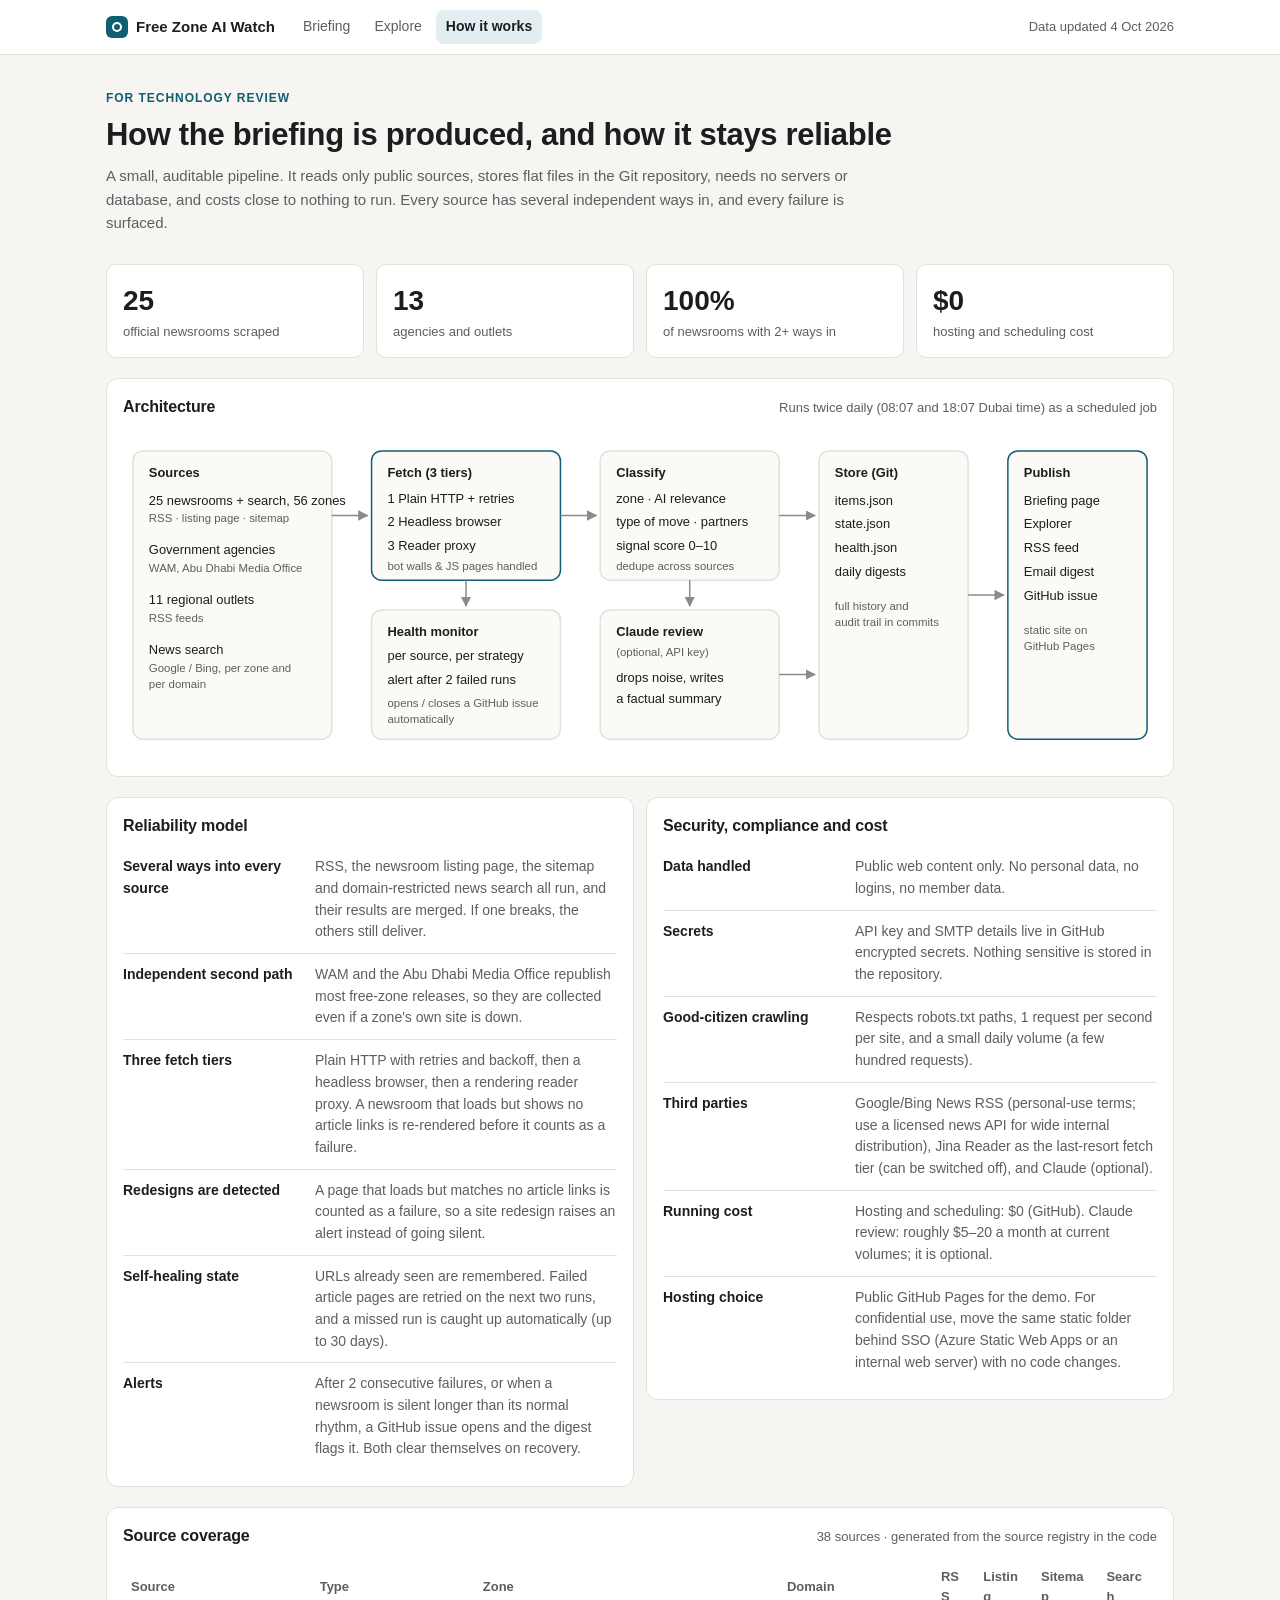
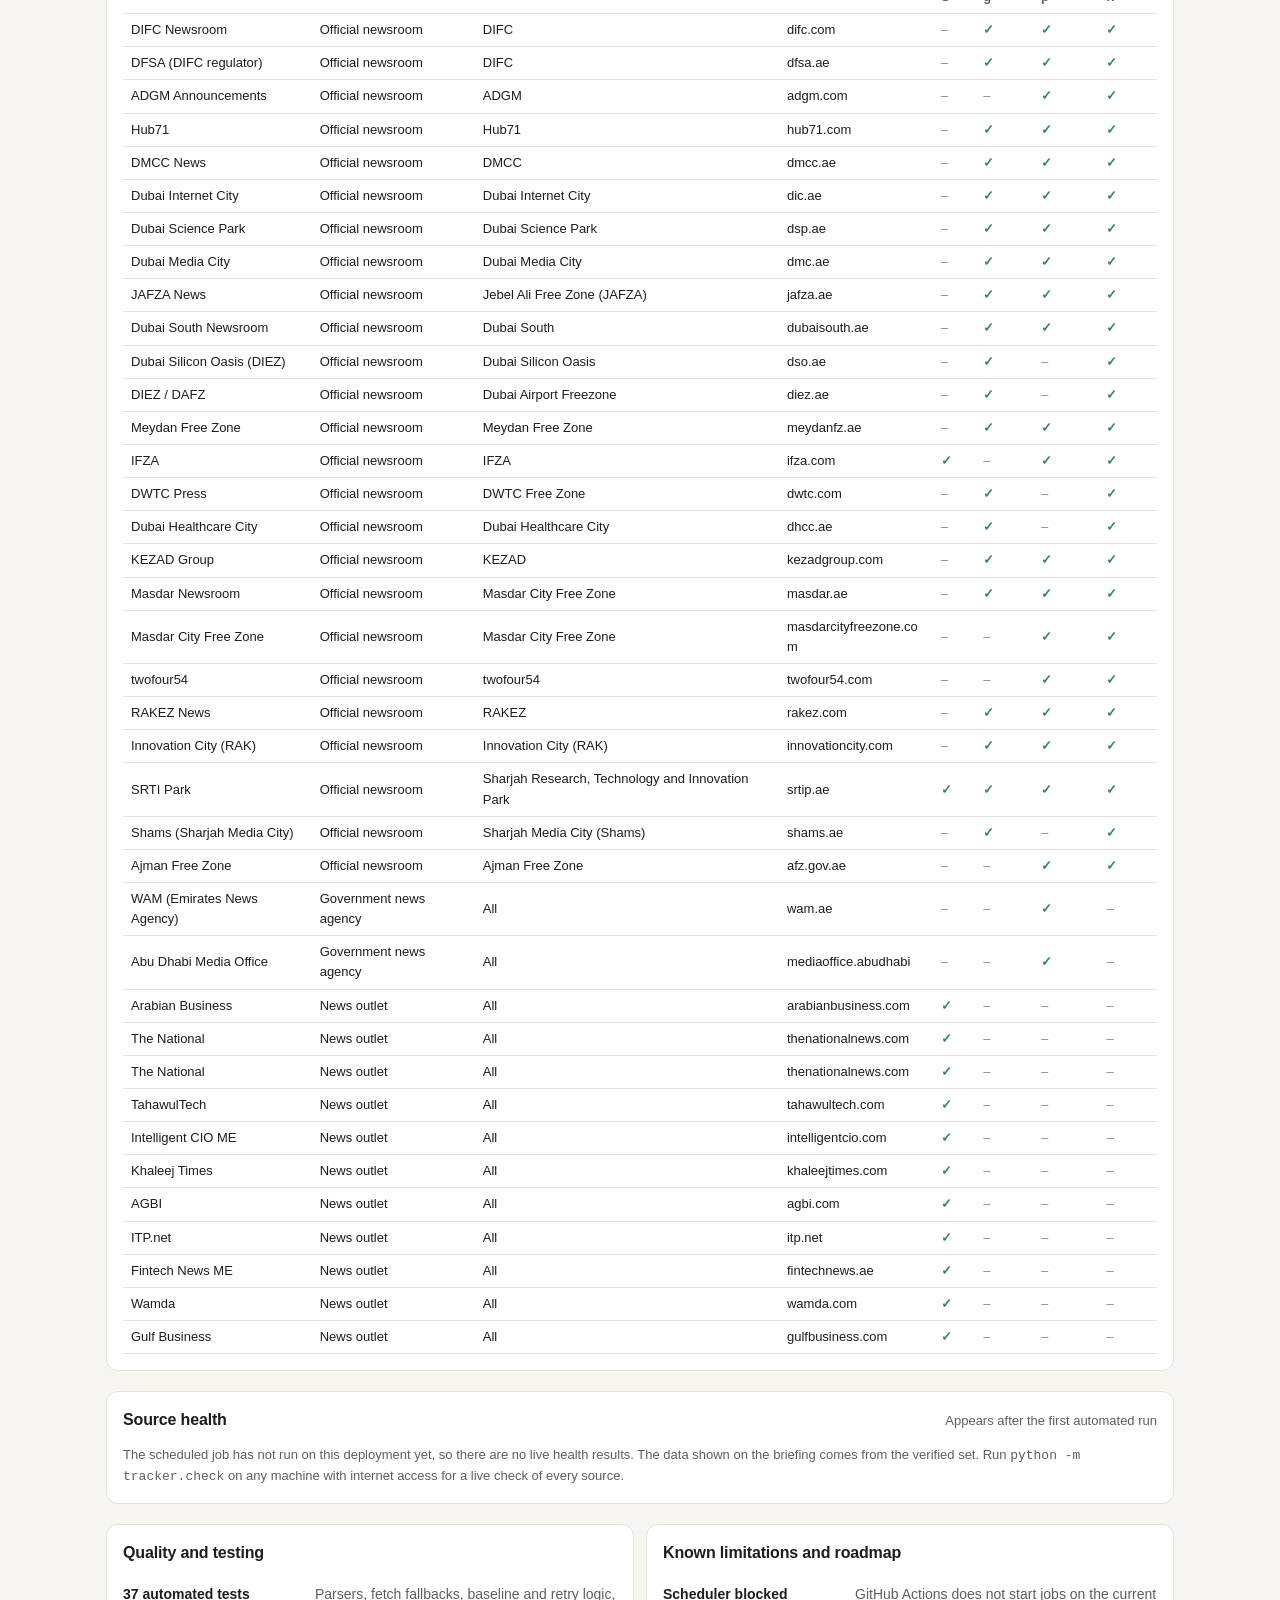
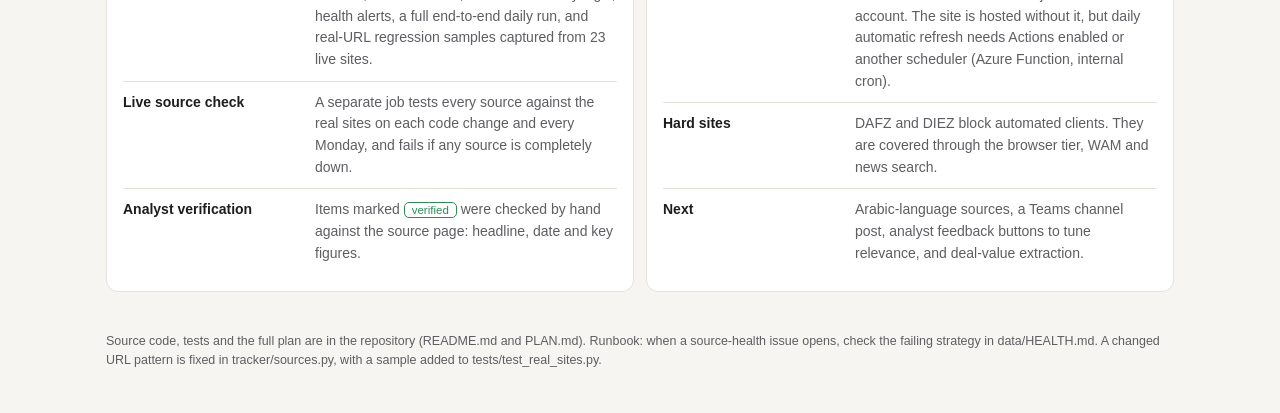
<file: how-it-works.html>
<!doctype html>
<html lang="en"><head>
<meta charset="utf-8">
<meta name="viewport" content="width=device-width, initial-scale=1">
<title>How It Works</title>
<meta name="description" content="Architecture, reliability, coverage, security and cost of the Free Zone AI Watch pipeline.">
<link rel="stylesheet" href="styles.css">
</head>
<body>
<header class="nav">
  <div class="wrap">
    <a class="brand" href="./"><span class="mark" aria-hidden="true"></span>Free Zone AI Watch</a>
    <nav aria-label="Pages"><a href="./">Briefing</a><a href="explore.html">Explore</a><a href="how-it-works.html" aria-current="page">How it works</a></nav>
    <span class="meta" id="updated">Data updated 4 Oct 2026</span>
  </div>
</header>

<main class="wrap">
  <section class="hero">
    <div class="eyebrow">For technology review</div>
    <h1>How the briefing is produced, and how it stays reliable</h1>
    <p class="lede">A small, auditable pipeline. It reads only public sources, stores flat files in the Git repository, needs no servers or database, and costs close to nothing to run. Every source has several independent ways in, and every failure is surfaced.</p>
  </section>

  <div class="kpis" id="kpis"><div class="kpi"><div class="v">25</div><div class="l">official newsrooms scraped</div></div><div class="kpi"><div class="v">13</div><div class="l">agencies and outlets</div></div><div class="kpi"><div class="v">100%</div><div class="l">of newsrooms with 2+ ways in</div></div><div class="kpi"><div class="v">$0</div><div class="l">hosting and scheduling cost</div></div></div>

  <section class="panel" aria-labelledby="arch-h">
    <div class="panel-head"><h2 id="arch-h">Architecture</h2><span class="hint">Runs twice daily (08:07 and 18:07 Dubai time) as a scheduled job</span></div>
    <div class="scroll">
    <svg class="arch" viewBox="0 0 1040 330" role="img" aria-label="Pipeline: sources are collected through three fetch tiers, classified, optionally reviewed by Claude, stored in Git and published as static pages, RSS and email, with health monitoring raising GitHub issues.">
      <defs><marker id="arrow" viewBox="0 0 10 10" refX="9" refY="5" markerWidth="7" markerHeight="7" orient="auto-start-reverse"><path d="M0,0 L10,5 L0,10 z"></path></marker></defs>
      <rect class="box" x="10" y="20" width="200" height="290" rx="10"></rect>
      <text x="26" y="46" font-weight="700">Sources</text>
      <text x="26" y="74">25 newsrooms + search, 56 zones</text><text class="small" x="26" y="92">RSS · listing page · sitemap</text>
      <text x="26" y="124">Government agencies</text><text class="small" x="26" y="142">WAM, Abu Dhabi Media Office</text>
      <text x="26" y="174">11 regional outlets</text><text class="small" x="26" y="192">RSS feeds</text>
      <text x="26" y="224">News search</text><text class="small" x="26" y="242">Google / Bing, per zone and</text><text class="small" x="26" y="258">per domain</text>
      <rect class="box hl" x="250" y="20" width="190" height="130" rx="10"></rect>
      <text x="266" y="46" font-weight="700">Fetch (3 tiers)</text>
      <text x="266" y="72">1  Plain HTTP + retries</text><text x="266" y="96">2  Headless browser</text><text x="266" y="120">3  Reader proxy</text>
      <text class="small" x="266" y="140">bot walls &amp; JS pages handled</text>
      <rect class="box" x="250" y="180" width="190" height="130" rx="10"></rect>
      <text x="266" y="206" font-weight="700">Health monitor</text>
      <text x="266" y="230">per source, per strategy</text><text x="266" y="254">alert after 2 failed runs</text><text class="small" x="266" y="278">opens / closes a GitHub issue</text><text class="small" x="266" y="294">automatically</text>
      <rect class="box" x="480" y="20" width="180" height="130" rx="10"></rect>
      <text x="496" y="46" font-weight="700">Classify</text>
      <text x="496" y="72">zone · AI relevance</text><text x="496" y="96">type of move · partners</text><text x="496" y="120">signal score 0–10</text><text class="small" x="496" y="140">dedupe across sources</text>
      <rect class="box" x="480" y="180" width="180" height="130" rx="10"></rect>
      <text x="496" y="206" font-weight="700">Claude review</text><text class="small" x="496" y="226">(optional, API key)</text>
      <text x="496" y="252">drops noise, writes</text><text x="496" y="274">a factual summary</text>
      <rect class="box" x="700" y="20" width="150" height="290" rx="10"></rect>
      <text x="716" y="46" font-weight="700">Store (Git)</text>
      <text x="716" y="74">items.json</text><text x="716" y="98">state.json</text><text x="716" y="122">health.json</text><text x="716" y="146">daily digests</text>
      <text class="small" x="716" y="180">full history and</text><text class="small" x="716" y="196">audit trail in commits</text>
      <rect class="box hl" x="890" y="20" width="140" height="290" rx="10"></rect>
      <text x="906" y="46" font-weight="700">Publish</text>
      <text x="906" y="74">Briefing page</text><text x="906" y="98">Explorer</text><text x="906" y="122">RSS feed</text><text x="906" y="146">Email digest</text><text x="906" y="170">GitHub issue</text>
      <text class="small" x="906" y="204">static site on</text><text class="small" x="906" y="220">GitHub Pages</text>
      <path class="flow" d="M210,85 H246"></path><path class="flow" d="M440,85 H476"></path><path class="flow" d="M345,150 V176"></path>
      <path class="flow" d="M570,150 V176"></path><path class="flow" d="M660,245 H696"></path><path class="flow" d="M660,85 H696"></path><path class="flow" d="M850,165 H886"></path>
    </svg>
    </div>
  </section>

  <section class="grid g2" style="align-items:start">
    <div class="panel" aria-labelledby="rel-h">
      <h2 id="rel-h" style="margin-bottom:8px">Reliability model</h2>
      <div class="tiers">
        <div class="layer"><b>Several ways into every source</b><span>RSS, the newsroom listing page, the sitemap and domain-restricted news search all run, and their results are merged. If one breaks, the others still deliver.</span></div>
        <div class="layer"><b>Independent second path</b><span>WAM and the Abu Dhabi Media Office republish most free-zone releases, so they are collected even if a zone's own site is down.</span></div>
        <div class="layer"><b>Three fetch tiers</b><span>Plain HTTP with retries and backoff, then a headless browser, then a rendering reader proxy. A newsroom that loads but shows no article links is re-rendered before it counts as a failure.</span></div>
        <div class="layer"><b>Redesigns are detected</b><span>A page that loads but matches no article links is counted as a failure, so a site redesign raises an alert instead of going silent.</span></div>
        <div class="layer"><b>Self-healing state</b><span>URLs already seen are remembered. Failed article pages are retried on the next two runs, and a missed run is caught up automatically (up to 30 days).</span></div>
        <div class="layer"><b>Alerts</b><span>After 2 consecutive failures, or when a newsroom is silent longer than its normal rhythm, a GitHub issue opens and the digest flags it. Both clear themselves on recovery.</span></div>
      </div>
    </div>
    <div class="panel" aria-labelledby="sec-h">
      <h2 id="sec-h" style="margin-bottom:8px">Security, compliance and cost</h2>
      <div class="tiers">
        <div class="layer"><b>Data handled</b><span>Public web content only. No personal data, no logins, no member data.</span></div>
        <div class="layer"><b>Secrets</b><span>API key and SMTP details live in GitHub encrypted secrets. Nothing sensitive is stored in the repository.</span></div>
        <div class="layer"><b>Good-citizen crawling</b><span>Respects robots.txt paths, 1 request per second per site, and a small daily volume (a few hundred requests).</span></div>
        <div class="layer"><b>Third parties</b><span>Google/Bing News RSS (personal-use terms; use a licensed news API for wide internal distribution), Jina Reader as the last-resort fetch tier (can be switched off), and Claude (optional).</span></div>
        <div class="layer"><b>Running cost</b><span>Hosting and scheduling: $0 (GitHub). Claude review: roughly $5–20 a month at current volumes; it is optional.</span></div>
        <div class="layer"><b>Hosting choice</b><span>Public GitHub Pages for the demo. For confidential use, move the same static folder behind SSO (Azure Static Web Apps or an internal web server) with no code changes.</span></div>
      </div>
    </div>
  </section>

  <section class="panel" aria-labelledby="cov-h">
    <div class="panel-head"><h2 id="cov-h">Source coverage</h2><span class="hint" id="cov-sum">38 sources · generated from the source registry in the code</span></div>
    <div class="scroll"><table class="data" id="coverage"><thead><tr><th>Source</th><th>Type</th><th>Zone</th><th>Domain</th><th>RSS</th><th>Listing</th><th>Sitemap</th><th>Search</th></tr></thead><tbody><tr><td>DIFC Newsroom</td><td>Official newsroom</td><td>DIFC</td><td>difc.com</td><td><span class="no" aria-label="no">–</span></td><td><span class="yes" aria-label="yes">✓</span></td><td><span class="yes" aria-label="yes">✓</span></td><td><span class="yes" aria-label="yes">✓</span></td></tr><tr><td>DFSA (DIFC regulator)</td><td>Official newsroom</td><td>DIFC</td><td>dfsa.ae</td><td><span class="no" aria-label="no">–</span></td><td><span class="yes" aria-label="yes">✓</span></td><td><span class="yes" aria-label="yes">✓</span></td><td><span class="yes" aria-label="yes">✓</span></td></tr><tr><td>ADGM Announcements</td><td>Official newsroom</td><td>ADGM</td><td>adgm.com</td><td><span class="no" aria-label="no">–</span></td><td><span class="no" aria-label="no">–</span></td><td><span class="yes" aria-label="yes">✓</span></td><td><span class="yes" aria-label="yes">✓</span></td></tr><tr><td>Hub71</td><td>Official newsroom</td><td>Hub71</td><td>hub71.com</td><td><span class="no" aria-label="no">–</span></td><td><span class="yes" aria-label="yes">✓</span></td><td><span class="yes" aria-label="yes">✓</span></td><td><span class="yes" aria-label="yes">✓</span></td></tr><tr><td>DMCC News</td><td>Official newsroom</td><td>DMCC</td><td>dmcc.ae</td><td><span class="no" aria-label="no">–</span></td><td><span class="yes" aria-label="yes">✓</span></td><td><span class="yes" aria-label="yes">✓</span></td><td><span class="yes" aria-label="yes">✓</span></td></tr><tr><td>Dubai Internet City</td><td>Official newsroom</td><td>Dubai Internet City</td><td>dic.ae</td><td><span class="no" aria-label="no">–</span></td><td><span class="yes" aria-label="yes">✓</span></td><td><span class="yes" aria-label="yes">✓</span></td><td><span class="yes" aria-label="yes">✓</span></td></tr><tr><td>Dubai Science Park</td><td>Official newsroom</td><td>Dubai Science Park</td><td>dsp.ae</td><td><span class="no" aria-label="no">–</span></td><td><span class="yes" aria-label="yes">✓</span></td><td><span class="yes" aria-label="yes">✓</span></td><td><span class="yes" aria-label="yes">✓</span></td></tr><tr><td>Dubai Media City</td><td>Official newsroom</td><td>Dubai Media City</td><td>dmc.ae</td><td><span class="no" aria-label="no">–</span></td><td><span class="yes" aria-label="yes">✓</span></td><td><span class="yes" aria-label="yes">✓</span></td><td><span class="yes" aria-label="yes">✓</span></td></tr><tr><td>JAFZA News</td><td>Official newsroom</td><td>Jebel Ali Free Zone (JAFZA)</td><td>jafza.ae</td><td><span class="no" aria-label="no">–</span></td><td><span class="yes" aria-label="yes">✓</span></td><td><span class="yes" aria-label="yes">✓</span></td><td><span class="yes" aria-label="yes">✓</span></td></tr><tr><td>Dubai South Newsroom</td><td>Official newsroom</td><td>Dubai South</td><td>dubaisouth.ae</td><td><span class="no" aria-label="no">–</span></td><td><span class="yes" aria-label="yes">✓</span></td><td><span class="yes" aria-label="yes">✓</span></td><td><span class="yes" aria-label="yes">✓</span></td></tr><tr><td>Dubai Silicon Oasis (DIEZ)</td><td>Official newsroom</td><td>Dubai Silicon Oasis</td><td>dso.ae</td><td><span class="no" aria-label="no">–</span></td><td><span class="yes" aria-label="yes">✓</span></td><td><span class="no" aria-label="no">–</span></td><td><span class="yes" aria-label="yes">✓</span></td></tr><tr><td>DIEZ / DAFZ</td><td>Official newsroom</td><td>Dubai Airport Freezone</td><td>diez.ae</td><td><span class="no" aria-label="no">–</span></td><td><span class="yes" aria-label="yes">✓</span></td><td><span class="no" aria-label="no">–</span></td><td><span class="yes" aria-label="yes">✓</span></td></tr><tr><td>Meydan Free Zone</td><td>Official newsroom</td><td>Meydan Free Zone</td><td>meydanfz.ae</td><td><span class="no" aria-label="no">–</span></td><td><span class="yes" aria-label="yes">✓</span></td><td><span class="yes" aria-label="yes">✓</span></td><td><span class="yes" aria-label="yes">✓</span></td></tr><tr><td>IFZA</td><td>Official newsroom</td><td>IFZA</td><td>ifza.com</td><td><span class="yes" aria-label="yes">✓</span></td><td><span class="no" aria-label="no">–</span></td><td><span class="yes" aria-label="yes">✓</span></td><td><span class="yes" aria-label="yes">✓</span></td></tr><tr><td>DWTC Press</td><td>Official newsroom</td><td>DWTC Free Zone</td><td>dwtc.com</td><td><span class="no" aria-label="no">–</span></td><td><span class="yes" aria-label="yes">✓</span></td><td><span class="no" aria-label="no">–</span></td><td><span class="yes" aria-label="yes">✓</span></td></tr><tr><td>Dubai Healthcare City</td><td>Official newsroom</td><td>Dubai Healthcare City</td><td>dhcc.ae</td><td><span class="no" aria-label="no">–</span></td><td><span class="yes" aria-label="yes">✓</span></td><td><span class="no" aria-label="no">–</span></td><td><span class="yes" aria-label="yes">✓</span></td></tr><tr><td>KEZAD Group</td><td>Official newsroom</td><td>KEZAD</td><td>kezadgroup.com</td><td><span class="no" aria-label="no">–</span></td><td><span class="yes" aria-label="yes">✓</span></td><td><span class="yes" aria-label="yes">✓</span></td><td><span class="yes" aria-label="yes">✓</span></td></tr><tr><td>Masdar Newsroom</td><td>Official newsroom</td><td>Masdar City Free Zone</td><td>masdar.ae</td><td><span class="no" aria-label="no">–</span></td><td><span class="yes" aria-label="yes">✓</span></td><td><span class="yes" aria-label="yes">✓</span></td><td><span class="yes" aria-label="yes">✓</span></td></tr><tr><td>Masdar City Free Zone</td><td>Official newsroom</td><td>Masdar City Free Zone</td><td>masdarcityfreezone.com</td><td><span class="no" aria-label="no">–</span></td><td><span class="no" aria-label="no">–</span></td><td><span class="yes" aria-label="yes">✓</span></td><td><span class="yes" aria-label="yes">✓</span></td></tr><tr><td>twofour54</td><td>Official newsroom</td><td>twofour54</td><td>twofour54.com</td><td><span class="no" aria-label="no">–</span></td><td><span class="no" aria-label="no">–</span></td><td><span class="yes" aria-label="yes">✓</span></td><td><span class="yes" aria-label="yes">✓</span></td></tr><tr><td>RAKEZ News</td><td>Official newsroom</td><td>RAKEZ</td><td>rakez.com</td><td><span class="no" aria-label="no">–</span></td><td><span class="yes" aria-label="yes">✓</span></td><td><span class="yes" aria-label="yes">✓</span></td><td><span class="yes" aria-label="yes">✓</span></td></tr><tr><td>Innovation City (RAK)</td><td>Official newsroom</td><td>Innovation City (RAK)</td><td>innovationcity.com</td><td><span class="no" aria-label="no">–</span></td><td><span class="yes" aria-label="yes">✓</span></td><td><span class="yes" aria-label="yes">✓</span></td><td><span class="yes" aria-label="yes">✓</span></td></tr><tr><td>SRTI Park</td><td>Official newsroom</td><td>Sharjah Research, Technology and Innovation Park</td><td>srtip.ae</td><td><span class="yes" aria-label="yes">✓</span></td><td><span class="yes" aria-label="yes">✓</span></td><td><span class="yes" aria-label="yes">✓</span></td><td><span class="yes" aria-label="yes">✓</span></td></tr><tr><td>Shams (Sharjah Media City)</td><td>Official newsroom</td><td>Sharjah Media City (Shams)</td><td>shams.ae</td><td><span class="no" aria-label="no">–</span></td><td><span class="yes" aria-label="yes">✓</span></td><td><span class="no" aria-label="no">–</span></td><td><span class="yes" aria-label="yes">✓</span></td></tr><tr><td>Ajman Free Zone</td><td>Official newsroom</td><td>Ajman Free Zone</td><td>afz.gov.ae</td><td><span class="no" aria-label="no">–</span></td><td><span class="no" aria-label="no">–</span></td><td><span class="yes" aria-label="yes">✓</span></td><td><span class="yes" aria-label="yes">✓</span></td></tr><tr><td>WAM (Emirates News Agency)</td><td>Government news agency</td><td>All</td><td>wam.ae</td><td><span class="no" aria-label="no">–</span></td><td><span class="no" aria-label="no">–</span></td><td><span class="yes" aria-label="yes">✓</span></td><td><span class="no" aria-label="no">–</span></td></tr><tr><td>Abu Dhabi Media Office</td><td>Government news agency</td><td>All</td><td>mediaoffice.abudhabi</td><td><span class="no" aria-label="no">–</span></td><td><span class="no" aria-label="no">–</span></td><td><span class="yes" aria-label="yes">✓</span></td><td><span class="no" aria-label="no">–</span></td></tr><tr><td>Arabian Business</td><td>News outlet</td><td>All</td><td>arabianbusiness.com</td><td><span class="yes" aria-label="yes">✓</span></td><td><span class="no" aria-label="no">–</span></td><td><span class="no" aria-label="no">–</span></td><td><span class="no" aria-label="no">–</span></td></tr><tr><td>The National</td><td>News outlet</td><td>All</td><td>thenationalnews.com</td><td><span class="yes" aria-label="yes">✓</span></td><td><span class="no" aria-label="no">–</span></td><td><span class="no" aria-label="no">–</span></td><td><span class="no" aria-label="no">–</span></td></tr><tr><td>The National</td><td>News outlet</td><td>All</td><td>thenationalnews.com</td><td><span class="yes" aria-label="yes">✓</span></td><td><span class="no" aria-label="no">–</span></td><td><span class="no" aria-label="no">–</span></td><td><span class="no" aria-label="no">–</span></td></tr><tr><td>TahawulTech</td><td>News outlet</td><td>All</td><td>tahawultech.com</td><td><span class="yes" aria-label="yes">✓</span></td><td><span class="no" aria-label="no">–</span></td><td><span class="no" aria-label="no">–</span></td><td><span class="no" aria-label="no">–</span></td></tr><tr><td>Intelligent CIO ME</td><td>News outlet</td><td>All</td><td>intelligentcio.com</td><td><span class="yes" aria-label="yes">✓</span></td><td><span class="no" aria-label="no">–</span></td><td><span class="no" aria-label="no">–</span></td><td><span class="no" aria-label="no">–</span></td></tr><tr><td>Khaleej Times</td><td>News outlet</td><td>All</td><td>khaleejtimes.com</td><td><span class="yes" aria-label="yes">✓</span></td><td><span class="no" aria-label="no">–</span></td><td><span class="no" aria-label="no">–</span></td><td><span class="no" aria-label="no">–</span></td></tr><tr><td>AGBI</td><td>News outlet</td><td>All</td><td>agbi.com</td><td><span class="yes" aria-label="yes">✓</span></td><td><span class="no" aria-label="no">–</span></td><td><span class="no" aria-label="no">–</span></td><td><span class="no" aria-label="no">–</span></td></tr><tr><td>ITP.net</td><td>News outlet</td><td>All</td><td>itp.net</td><td><span class="yes" aria-label="yes">✓</span></td><td><span class="no" aria-label="no">–</span></td><td><span class="no" aria-label="no">–</span></td><td><span class="no" aria-label="no">–</span></td></tr><tr><td>Fintech News ME</td><td>News outlet</td><td>All</td><td>fintechnews.ae</td><td><span class="yes" aria-label="yes">✓</span></td><td><span class="no" aria-label="no">–</span></td><td><span class="no" aria-label="no">–</span></td><td><span class="no" aria-label="no">–</span></td></tr><tr><td>Wamda</td><td>News outlet</td><td>All</td><td>wamda.com</td><td><span class="yes" aria-label="yes">✓</span></td><td><span class="no" aria-label="no">–</span></td><td><span class="no" aria-label="no">–</span></td><td><span class="no" aria-label="no">–</span></td></tr><tr><td>Gulf Business</td><td>News outlet</td><td>All</td><td>gulfbusiness.com</td><td><span class="yes" aria-label="yes">✓</span></td><td><span class="no" aria-label="no">–</span></td><td><span class="no" aria-label="no">–</span></td><td><span class="no" aria-label="no">–</span></td></tr></tbody></table></div>
  </section>

  <section class="panel" aria-labelledby="hl-h">
    <div class="panel-head"><h2 id="hl-h">Source health</h2><span class="hint" id="health-sum">Appears after the first automated run</span></div>
    <div id="alerts"><p class="hint" style="margin:0">The scheduled job has not run on this deployment yet, so there are no live health results. The data shown on the briefing comes from the verified set. Run <code>python -m tracker.check</code> on any machine with internet access for a live check of every source.</p></div>
    <div id="health" class="health"></div>
  </section>

  <section class="grid g2" style="align-items:start">
    <div class="panel" aria-labelledby="q-h">
      <h2 id="q-h" style="margin-bottom:8px">Quality and testing</h2>
      <div class="tiers">
        <div class="layer"><b>37 automated tests</b><span>Parsers, fetch fallbacks, baseline and retry logic, health alerts, a full end-to-end daily run, and real-URL regression samples captured from 23 live sites.</span></div>
        <div class="layer"><b>Live source check</b><span>A separate job tests every source against the real sites on each code change and every Monday, and fails if any source is completely down.</span></div>
        <div class="layer"><b>Analyst verification</b><span>Items marked <span class="tag ver">verified</span> were checked by hand against the source page: headline, date and key figures.</span></div>
      </div>
    </div>
    <div class="panel" aria-labelledby="lim-h">
      <h2 id="lim-h" style="margin-bottom:8px">Known limitations and roadmap</h2>
      <div class="tiers">
        <div class="layer"><b>Scheduler blocked</b><span>GitHub Actions does not start jobs on the current account. The site is hosted without it, but daily automatic refresh needs Actions enabled or another scheduler (Azure Function, internal cron).</span></div>
        <div class="layer"><b>Hard sites</b><span>DAFZ and DIEZ block automated clients. They are covered through the browser tier, WAM and news search.</span></div>
        <div class="layer"><b>Next</b><span>Arabic-language sources, a Teams channel post, analyst feedback buttons to tune relevance, and deal-value extraction.</span></div>
      </div>
    </div>
  </section>

  <p class="foot">Source code, tests and the full plan are in the repository (README.md and PLAN.md). Runbook: when a source-health issue opens, check the failing strategy in data/HEALTH.md. A changed URL pattern is fixed in tracker/sources.py, with a sample added to tests/test_real_sites.py.</p>
</main>
<script src="data/items.js"></script>
<script src="hiw.js"></script>


</body></html>
</file>
<file: styles.css>
:root {
  --bg: #f6f5f1; --surface: #ffffff; --surface-2: #fbfaf7; --ink: #1c1d1f; --muted: #5d5e62; --faint: #8a8b8f; --line: #e3e1da;
  --accent: #0f5f73; --accent-soft: #e2eef1; --leader: #b5452b; --leader-soft: #f7e6e0;
  --s-difc: #2a78d6; --s-adgm: #eb6834; --s-dmcc: #1baf7a; --s-other: #a3a29c;
  --bar: #9fc3cc; --bar-leader: #d98a73; --self: #6b6b6b;
  --ok: #2e8b57; --warn: #b7860b; --bad: #b5452b;
  color-scheme: light;
}
@media (prefers-color-scheme: dark) {
  :root:not([data-theme="light"]) {
    --bg: #141517; --surface: #1d1f22; --surface-2: #232529; --ink: #ecebe7; --muted: #a9aaad; --faint: #7d7e82; --line: #2f3236;
    --accent: #6cc2d6; --accent-soft: #1d3339; --leader: #f0937a; --leader-soft: #3a2621;
    --s-difc: #3987e5; --s-adgm: #d95926; --s-dmcc: #199e70; --s-other: #6f6e69;
    --bar: #3e7482; --bar-leader: #a5573f; --self: #8b8b8b;
    --ok: #4cb37a; --warn: #d9a93a; --bad: #f0937a;
    color-scheme: dark;
  }
}
:root[data-theme="dark"] {
  --bg: #141517; --surface: #1d1f22; --surface-2: #232529; --ink: #ecebe7; --muted: #a9aaad; --faint: #7d7e82; --line: #2f3236;
  --accent: #6cc2d6; --accent-soft: #1d3339; --leader: #f0937a; --leader-soft: #3a2621;
  --s-difc: #3987e5; --s-adgm: #d95926; --s-dmcc: #199e70; --s-other: #6f6e69;
  --bar: #3e7482; --bar-leader: #a5573f; --self: #8b8b8b;
  --ok: #4cb37a; --warn: #d9a93a; --bad: #f0937a;
  color-scheme: dark;
}

* { box-sizing: border-box; }
body { margin: 0; background: var(--bg); color: var(--ink); font: 15px/1.55 -apple-system, BlinkMacSystemFont, "Segoe UI", Inter, Roboto, sans-serif; }
a { color: var(--accent); }
.wrap { max-width: 1100px; margin: 0 auto; padding: 0 16px; }
main, .alert, code { overflow-wrap: anywhere; }
h1, h2, h3 { letter-spacing: -0.01em; }

/* ---------- top navigation */
.nav { background: var(--surface); border-bottom: 1px solid var(--line); position: sticky; top: 0; z-index: 5; }
.nav .wrap { display: flex; align-items: center; gap: 18px; min-height: 54px; flex-wrap: wrap; }
.brand { font-weight: 700; color: var(--ink); text-decoration: none; display: flex; align-items: center; gap: 8px; }
.brand .mark { width: 22px; height: 22px; border-radius: 6px; background: var(--accent); display: inline-block; position: relative; }
.brand .mark::after { content: ""; position: absolute; inset: 6px; border-radius: 50%; border: 2px solid var(--surface); }
.nav nav { display: flex; gap: 4px; flex-wrap: wrap; }
.nav nav a { text-decoration: none; color: var(--muted); padding: 6px 10px; border-radius: 8px; font-size: 14px; }
.nav nav a[aria-current="page"] { color: var(--ink); background: var(--accent-soft); font-weight: 600; }
.nav .meta { margin-left: auto; color: var(--muted); font-size: 13px; }

/* ---------- briefing hero */
.hero { padding: 34px 0 10px; }
.eyebrow { text-transform: uppercase; letter-spacing: .08em; font-size: 12px; color: var(--accent); font-weight: 700; }
.hero h1 { font-size: clamp(22px, 3.2vw, 31px); line-height: 1.25; margin: 8px 0 10px; max-width: 30em; font-weight: 650; }
.hero p.lede { color: var(--muted); margin: 0; max-width: 52em; }
.actions { display: flex; gap: 8px; margin-top: 14px; flex-wrap: wrap; }
.btn { font: inherit; font-size: 14px; border: 1px solid var(--line); background: var(--surface); color: var(--ink); border-radius: 8px; padding: 6px 12px; cursor: pointer; text-decoration: none; }
.btn.primary { background: var(--accent); border-color: var(--accent); color: var(--surface); }

/* ---------- shared cards and sections */
.section { margin: 26px 0; }
.section > h2 { font-size: 18px; margin: 0 0 4px; }
.section > .sub { color: var(--muted); margin: 0 0 14px; font-size: 14px; }
.panel { background: var(--surface); border: 1px solid var(--line); border-radius: 12px; padding: 16px; margin-bottom: 20px; }
.panel-head { display: flex; flex-wrap: wrap; gap: 8px; justify-content: space-between; align-items: baseline; margin-bottom: 12px; }
.panel-head h2, .panel h2 { margin: 0; font-size: 16px; }
.hint { color: var(--muted); font-size: 13px; }
.grid { display: grid; gap: 12px; }
.g2 { grid-template-columns: repeat(2, 1fr); } .g3 { grid-template-columns: repeat(3, 1fr); } .g4 { grid-template-columns: repeat(4, 1fr); }
@media (max-width: 860px) { .g3, .g4 { grid-template-columns: repeat(2, 1fr); } }
@media (max-width: 560px) { .g2, .g3, .g4 { grid-template-columns: 1fr; } }

.kpis { display: grid; grid-template-columns: repeat(4, 1fr); gap: 12px; margin: 20px 0; }
.kpi { background: var(--surface); border: 1px solid var(--line); border-radius: 10px; padding: 14px 16px; }
.kpi .v { font-size: 28px; font-weight: 650; font-variant-numeric: tabular-nums; }
.kpi .l { color: var(--muted); font-size: 13px; }
@media (max-width: 720px) { .kpis { grid-template-columns: repeat(2, 1fr); } }

/* ---------- leader scorecard */
.score { background: var(--surface); border: 1px solid var(--line); border-radius: 12px; padding: 16px; border-top: 4px solid var(--zc, var(--line)); display: flex; flex-direction: column; gap: 8px; }
.score h3 { margin: 0; font-size: 16px; display: flex; justify-content: space-between; gap: 8px; align-items: baseline; }
.score .count { font-size: 13px; color: var(--muted); font-weight: 500; white-space: nowrap; }
.score .flag { font-size: 14px; }
.score .flag a { color: var(--ink); text-decoration: none; font-weight: 600; }
.score .flag a:hover { color: var(--accent); text-decoration: underline; }
.score .angle { font-size: 13px; color: var(--muted); border-left: 3px solid var(--zc); padding-left: 8px; }
.score .cats { display: flex; flex-wrap: wrap; gap: 4px; }

/* ---------- chart */
.chart-wrap { position: relative; }
.chart { width: 100%; height: auto; display: block; }
.chart text { fill: var(--muted); font-size: 12px; font-family: inherit; }
.chart .grid-line { stroke: var(--line); stroke-width: 1; }
.chart .axis { stroke: var(--faint); stroke-width: 1; }
.chart .total { fill: var(--ink); font-weight: 600; }
.legend { display: flex; flex-wrap: wrap; gap: 14px; font-size: 13px; color: var(--muted); margin: 4px 0 8px; }
.legend span { display: inline-flex; align-items: center; gap: 6px; }
.legend i { width: 12px; height: 12px; border-radius: 3px; display: inline-block; }
.tip { position: absolute; pointer-events: none; background: var(--surface); border: 1px solid var(--line); border-radius: 8px; padding: 8px 10px; font-size: 13px; box-shadow: 0 6px 20px rgba(0,0,0,.12); min-width: 140px; display: none; z-index: 3; }
.tip b { display: block; margin-bottom: 4px; }
.tip .row { display: flex; justify-content: space-between; gap: 12px; }
.tip .row i { width: 10px; height: 10px; border-radius: 2px; display: inline-block; margin-right: 6px; }
table.data { width: 100%; border-collapse: collapse; font-size: 13px; }
table.data th, table.data td { text-align: left; padding: 6px 8px; border-bottom: 1px solid var(--line); }
table.data th { color: var(--muted); font-weight: 600; }
table.data td.n, table.data th.n { text-align: right; font-variant-numeric: tabular-nums; }
.hbar { display: grid; grid-template-columns: minmax(120px, 210px) 1fr 30px; gap: 10px; align-items: center; font-size: 13px; margin: 5px 0; }
.hbar .track { height: 12px; background: var(--bg); border-radius: 4px; overflow: hidden; display: block; }
.hbar .fill { display: block; height: 100%; background: var(--accent); border-radius: 0 4px 4px 0; }
.hbar .n { text-align: right; font-variant-numeric: tabular-nums; }

/* ---------- findings, moves, recommendations */
.finding { background: var(--surface); border: 1px solid var(--line); border-radius: 12px; padding: 14px 16px; }
.finding h3 { margin: 0 0 6px; font-size: 15px; }
.finding p { margin: 0; color: var(--muted); font-size: 14px; }
.rec { display: grid; grid-template-columns: 34px 1fr; gap: 10px; background: var(--surface); border: 1px solid var(--line); border-radius: 12px; padding: 14px 16px; }
.rec .num { width: 30px; height: 30px; border-radius: 50%; background: var(--accent); color: var(--surface); font-weight: 700; display: grid; place-items: center; }
.rec h3 { margin: 0 0 4px; font-size: 15px; }
.rec p { margin: 0; color: var(--muted); font-size: 14px; }

.tags { display: flex; flex-wrap: wrap; gap: 5px; margin-bottom: 4px; }
.tag { font-size: 11.5px; border-radius: 5px; padding: 1px 7px; background: var(--accent-soft); color: var(--accent); }
.tag.leader { background: var(--leader-soft); color: var(--leader); font-weight: 600; }
.tag.self { background: var(--bg); color: var(--self); }
.tag.cat { background: transparent; border: 1px solid var(--line); color: var(--muted); }
.tag.ver { background: transparent; border: 1px solid var(--ok); color: var(--ok); }

.list { list-style: none; margin: 0; padding: 0; }
.it { border-top: 1px solid var(--line); padding: 14px 0; display: grid; grid-template-columns: 74px 1fr; gap: 14px; }
.it:first-child { border-top: 0; }
.it .date { color: var(--muted); font-size: 13px; font-variant-numeric: tabular-nums; }
.it .date .sig { display: inline-block; margin-top: 6px; font-size: 11.5px; border-radius: 6px; padding: 1px 6px; background: var(--accent-soft); color: var(--accent); }
.it .date .sig.hi { background: var(--leader-soft); color: var(--leader); }
.it h3 { margin: 0 0 3px; font-size: 15.5px; line-height: 1.35; font-weight: 600; }
.it h3 a { color: var(--ink); text-decoration: none; }
.it h3 a:hover { color: var(--accent); text-decoration: underline; }
.it .src { color: var(--muted); font-size: 12.5px; }
.it p { margin: 6px 0 0; font-size: 14px; }
.it .angle { border-left: 3px solid var(--leader); padding-left: 8px; color: var(--muted); }
@media (max-width: 560px) {
  .it { grid-template-columns: 1fr; gap: 4px; }
  .it .date br { display: none; }
  .it .date .sig { margin: 0 0 0 8px; }
}

/* ---------- explorer */
.zonebars { display: grid; gap: 6px; }
.zb { display: grid; grid-template-columns: minmax(110px, 260px) 1fr 36px; gap: 10px; align-items: center; background: none; border: 0; padding: 2px 0; color: inherit; font: inherit; text-align: left; cursor: pointer; }
.zb:hover .zn, .zb.on .zn { color: var(--accent); }
.zb .zn { font-size: 13px; overflow: hidden; text-overflow: ellipsis; white-space: nowrap; }
.zb .track { display: block; height: 12px; background: var(--bg); border-radius: 4px; overflow: hidden; }
.zb .fill { display: block; height: 100%; background: var(--bar); border-radius: 4px; }
.zb.leader .fill { background: var(--bar-leader); }
.zb .n { font-size: 13px; text-align: right; font-variant-numeric: tabular-nums; }
@media (max-width: 560px) { .zb { grid-template-columns: minmax(0, 1fr) 38% 28px; } }
.filters { display: flex; flex-wrap: wrap; gap: 8px; align-items: center; margin-bottom: 10px; }
.filters input[type=search], .filters select { font: inherit; font-size: 14px; color: var(--ink); background: var(--bg); border: 1px solid var(--line); border-radius: 8px; padding: 6px 10px; min-width: 0; }
.filters input[type=search] { flex: 1 1 220px; }
.check { font-size: 13px; color: var(--muted); display: flex; gap: 5px; align-items: center; }
.chips { display: flex; flex-wrap: wrap; gap: 6px; margin-bottom: 8px; }
.chip { font: inherit; font-size: 12.5px; border: 1px solid var(--line); background: var(--surface); color: var(--ink); border-radius: 999px; padding: 3px 10px; cursor: pointer; }
.chip.on { background: var(--accent); border-color: var(--accent); color: var(--surface); }
.chip .c { opacity: .7; margin-left: 4px; }
.empty { color: var(--muted); text-align: center; padding: 24px 0; }
details > summary { list-style: none; cursor: pointer; margin-bottom: 0; }
details > summary::-webkit-details-marker { display: none; }
details[open] > summary { margin-bottom: 12px; }
.health { display: grid; grid-template-columns: repeat(auto-fill, minmax(230px, 1fr)); gap: 6px; }
.hs { display: flex; gap: 8px; align-items: center; font-size: 13px; padding: 5px 8px; border: 1px solid var(--line); border-radius: 8px; min-width: 0; }
.hs span:last-child { overflow: hidden; text-overflow: ellipsis; white-space: nowrap; }
.dot { width: 9px; height: 9px; border-radius: 50%; flex: none; background: var(--faint); }
.dot.ok { background: var(--ok); } .dot.degraded { background: var(--warn); } .dot.down { background: var(--bad); }
.alert { border-left: 3px solid var(--leader); background: var(--leader-soft); padding: 6px 10px; border-radius: 6px; font-size: 13px; margin-bottom: 6px; }

/* ---------- how it works */
.prose { max-width: 760px; }
.prose p, .prose li { color: var(--ink); }
.arch { width: 100%; height: auto; display: block; }
.arch .box { fill: var(--surface-2); stroke: var(--line); stroke-width: 1.5; }
.arch .box.hl { stroke: var(--accent); }
.arch text { fill: var(--ink); font-size: 13px; font-family: inherit; }
.arch text.small { fill: var(--muted); font-size: 11.5px; }
.arch .flow { stroke: var(--faint); stroke-width: 1.5; fill: none; marker-end: url(#arrow); }
.arch #arrow path { fill: var(--faint); }
.yes { color: var(--ok); font-weight: 700; } .no { color: var(--faint); }
.tiers { counter-reset: t; }
.layer { display: grid; grid-template-columns: 180px 1fr; gap: 12px; padding: 10px 0; border-top: 1px solid var(--line); font-size: 14px; }
.layer:first-child { border-top: 0; }
.layer b { color: var(--ink); }
.layer span { color: var(--muted); }
@media (max-width: 560px) { .layer { grid-template-columns: 1fr; gap: 2px; } }
.scroll { overflow-x: auto; }

.foot { color: var(--muted); font-size: 12.5px; padding: 8px 0 32px; }

/* ---------- print: the briefing becomes a clean 2-page PDF */
@media print {
  :root { --bg: #fff; }
  body { font-size: 12px; }
  .nav, .actions, .no-print, .tip { display: none !important; }
  .panel, .score, .finding, .rec, .kpi { break-inside: avoid; box-shadow: none; }
  .section { margin: 14px 0; }
  .hero { padding-top: 0; }
  a { color: inherit; text-decoration: none; }
  .print-only { display: block !important; }
}
.print-only { display: none; }
.zlist { list-style: none; margin: 8px 0 0; padding: 0; font-size: 13.5px; }
.zlist li { display: flex; justify-content: space-between; gap: 8px; padding: 4px 0; border-top: 1px solid var(--line); }
.zlist li b { font-variant-numeric: tabular-nums; }
.zlist li.zero { color: var(--muted); }
.zlist li.zero b { font-weight: 400; }
</file>
